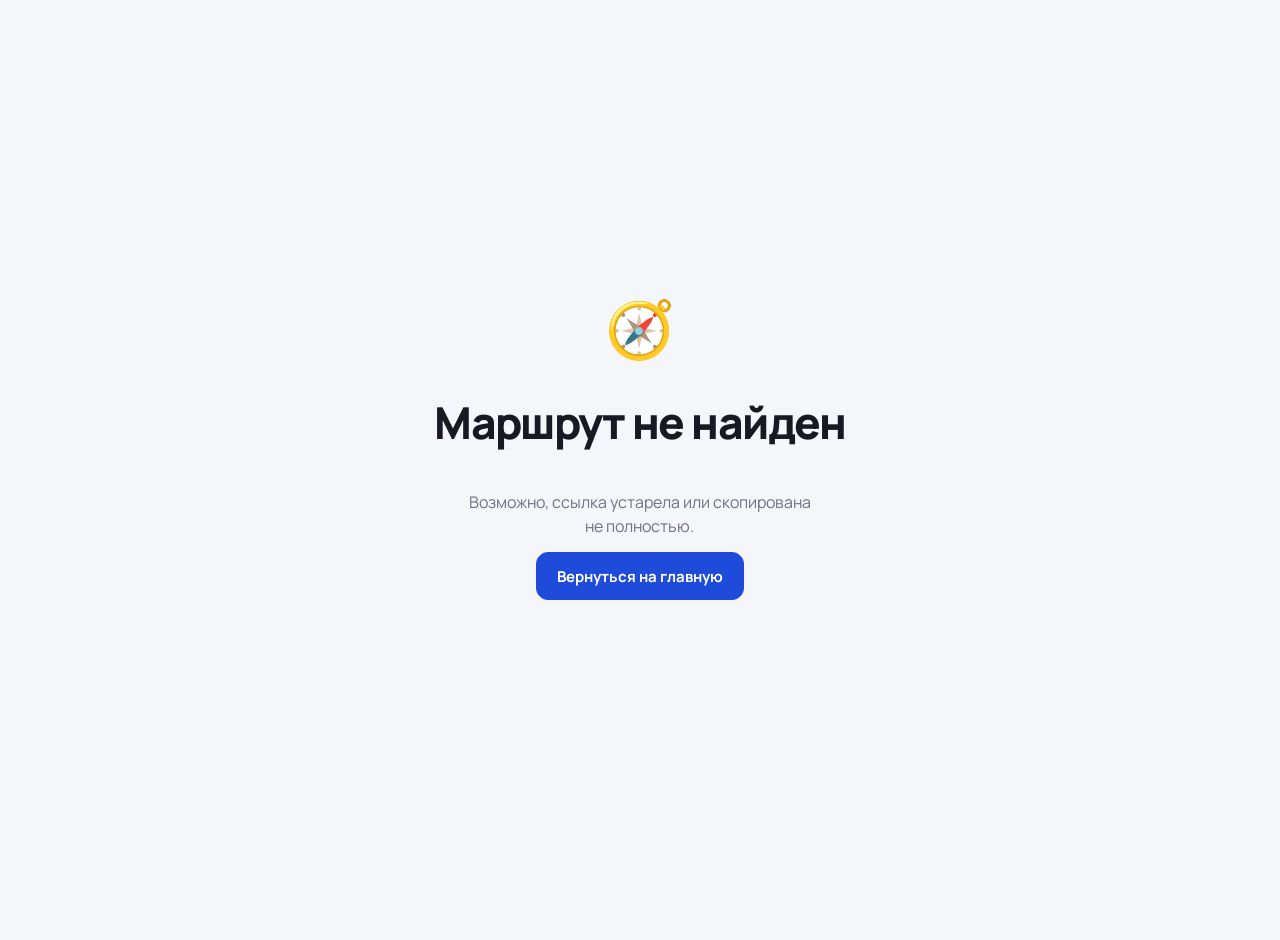
<file: assets/share.html>
<!doctype html>
<html lang="ru">
<head>
  <meta charset="utf-8">
  <meta name="viewport" content="width=device-width, initial-scale=1, viewport-fit=cover">
  <meta name="theme-color" content="#1f4bdb">
  <title>Маршрут поездки — О!дин</title>
  <link rel="icon" href="data:,">
  <link rel="stylesheet" href="/assets/share.css">
</head>
<body>
  <div id="app" class="sp-app" aria-live="polite"></div>
  <script src="/assets/vendor/qrcode.js"></script>
  <script src="/assets/share.js"></script>
</body>
</html>
</file>
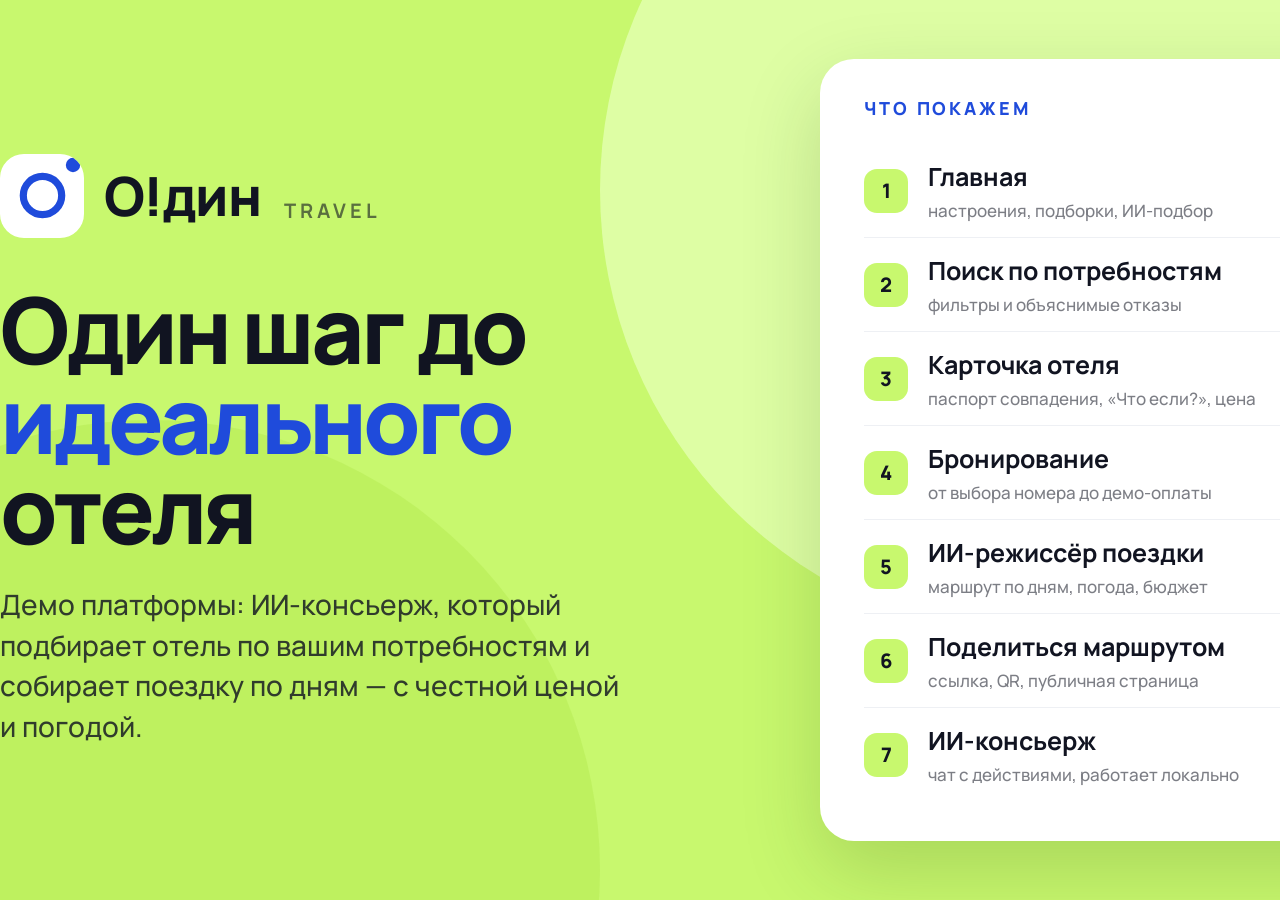
<file: demo/video/intro.html>
<!doctype html><html lang="ru"><head><meta charset="utf-8">
<link rel="stylesheet" href="/assets/app.css">
<style>
html,body{margin:0;height:100%;overflow:hidden}
body{background:#c8f86e;font-family:Manrope,system-ui,sans-serif;color:#111421;display:grid;place-items:center}
.blob{position:fixed;right:-220px;top:-260px;width:900px;height:900px;border-radius:50%;background:#e4ffb2;opacity:.8}
.blob2{position:fixed;left:-300px;bottom:-420px;width:900px;height:900px;border-radius:50%;background:#b6ec55;opacity:.55}
.wrap{position:relative;width:1460px;display:grid;grid-template-columns:1fr 640px;gap:90px;align-items:center}
.brand{display:flex;align-items:center;gap:20px;margin-bottom:46px}
.brand .brand-mark{width:84px;height:84px;border-radius:24px;background:#fff}
.brand .brand-mark .brand-ring{transform:scale(2.4)}
.brand .brand-mark .brand-dot{transform:scale(2.4)}
.brand b{font-size:54px;font-weight:800;letter-spacing:-.03em}
.brand span.note{font-size:20px;font-weight:700;letter-spacing:.2em;text-transform:uppercase;opacity:.6;margin-left:4px;align-self:flex-end;margin-bottom:12px}
h1{font-size:92px;line-height:.98;letter-spacing:-.045em;margin:0 0 30px;font-weight:800}
h1 em{font-style:normal;color:#1f4bdb}
p.intro-lead{font-size:28px;line-height:1.45;margin:0;max-width:640px;color:rgba(17,20,33,.82);font-weight:500}
.card{background:#fff;border-radius:34px;padding:40px 44px;box-shadow:0 30px 80px rgba(30,60,0,.18)}
.card h2{margin:0 0 26px;font-size:18px;letter-spacing:.16em;text-transform:uppercase;color:#1f4bdb;font-weight:800}
.item{display:flex;align-items:center;gap:20px;padding:14px 0;border-top:1px solid #eef0f4;font-size:25px;font-weight:700}
.item:first-of-type{border-top:0}
.item i{font-style:normal;display:inline-grid;place-items:center;width:44px;height:44px;border-radius:13px;background:#c8f86e;font-size:20px;font-weight:800;flex:none}
.item small{display:block;font-size:17px;font-weight:500;opacity:.55;margin-top:2px}
.fx{opacity:0;transform:translateY(24px);animation:in .8s cubic-bezier(.2,.7,.2,1) forwards}
@keyframes in{to{opacity:1;transform:none}}
</style></head><body>
<div class="blob"></div><div class="blob2"></div>
<div class="wrap">
  <div>
    <div class="brand fx" style="animation-delay:.1s"><span class="brand-mark"><span class="brand-ring"></span><span class="brand-dot"></span></span><b>О!дин</b><span class="note">travel</span></div>
    <h1 class="fx" style="animation-delay:.35s">Один шаг до<br><em>идеального</em> отеля</h1>
    <p class="intro-lead fx" style="animation-delay:.6s">Демо платформы: ИИ-консьерж, который подбирает отель по вашим потребностям и собирает поездку по дням — с честной ценой и погодой.</p>
  </div>
  <div class="card fx" style="animation-delay:.9s">
    <h2>Что покажем</h2>
    <div class="item fx" style="animation-delay:1.2s"><i>1</i><div>Главная<small>настроения, подборки, ИИ-подбор</small></div></div>
    <div class="item fx" style="animation-delay:1.45s"><i>2</i><div>Поиск по потребностям<small>фильтры и объяснимые отказы</small></div></div>
    <div class="item fx" style="animation-delay:1.7s"><i>3</i><div>Карточка отеля<small>паспорт совпадения, «Что если?», цена</small></div></div>
    <div class="item fx" style="animation-delay:1.95s"><i>4</i><div>Бронирование<small>от выбора номера до демо-оплаты</small></div></div>
    <div class="item fx" style="animation-delay:2.2s"><i>5</i><div>ИИ-режиссёр поездки<small>маршрут по дням, погода, бюджет</small></div></div>
    <div class="item fx" style="animation-delay:2.45s"><i>6</i><div>Поделиться маршрутом<small>ссылка, QR, публичная страница</small></div></div>
    <div class="item fx" style="animation-delay:2.7s"><i>7</i><div>ИИ-консьерж<small>чат с действиями, работает локально</small></div></div>
  </div>
</div>
</body></html>
</file>
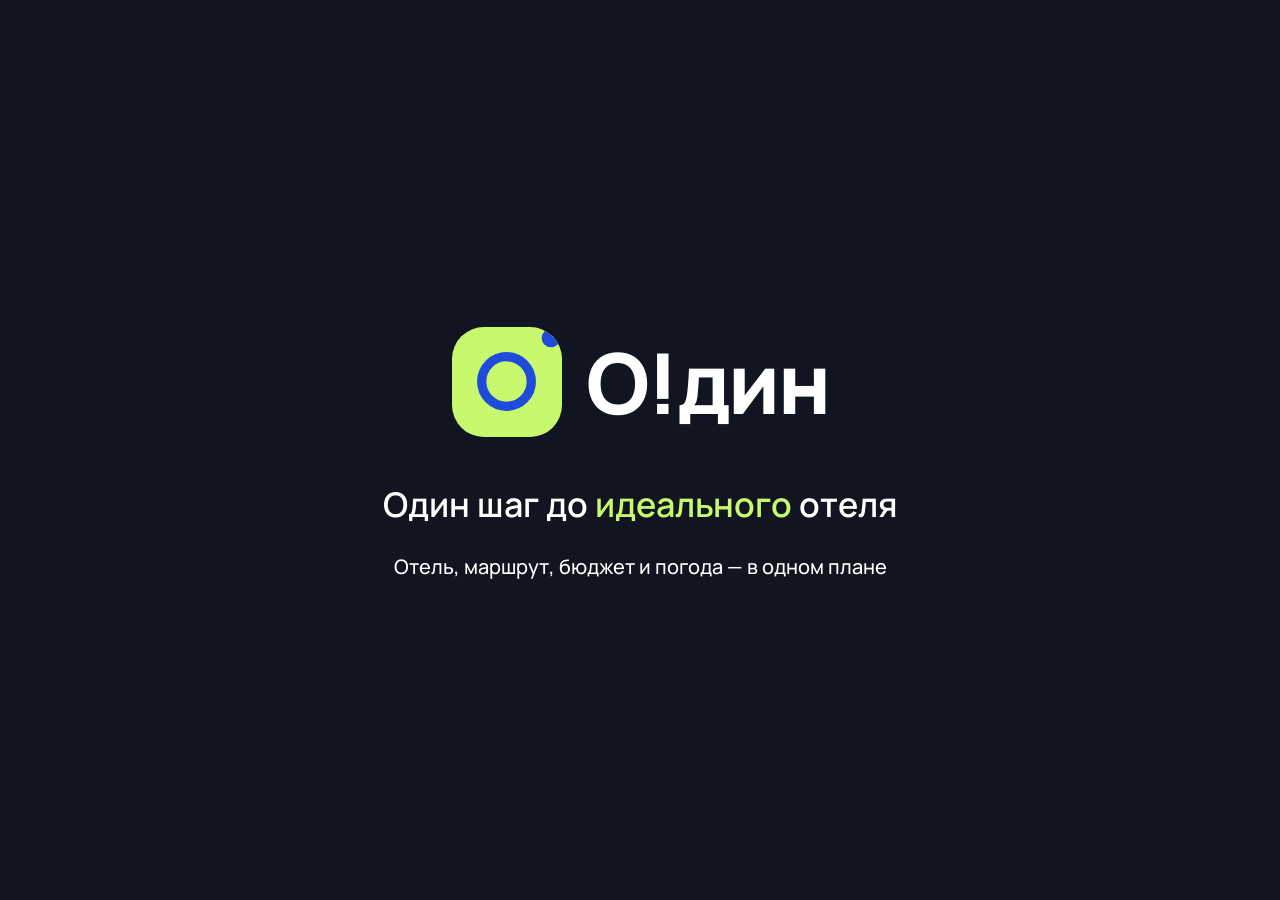
<file: demo/video/outro.html>
<!doctype html><html lang="ru"><head><meta charset="utf-8">
<link rel="stylesheet" href="/assets/app.css">
<style>
html,body{margin:0;height:100%;overflow:hidden}
body{background:#111421;color:#fff;font-family:Manrope,system-ui,sans-serif;display:grid;place-items:center;text-align:center}
.brand{display:inline-flex;align-items:center;gap:24px}
.brand .brand-mark{width:110px;height:110px;border-radius:32px}
.brand .brand-mark .brand-ring,.brand .brand-mark .brand-dot{transform:scale(3.1)}
.brand b{font-size:84px;font-weight:800;letter-spacing:-.03em}
p{font-size:34px;font-weight:600;margin:34px 0 0;opacity:.85}
p em{font-style:normal;color:#c8f86e}
small{display:block;margin-top:22px;font-size:20px;opacity:.5;font-weight:500}
.fx{opacity:0;transform:translateY(20px) scale(.98);animation:in 1s cubic-bezier(.2,.7,.2,1) forwards}
@keyframes in{to{opacity:1;transform:none}}
</style></head><body>
<div>
  <div class="brand fx" style="animation-delay:.15s"><span class="brand-mark"><span class="brand-ring"></span><span class="brand-dot"></span></span><b>О!дин</b></div>
  <p class="fx" style="animation-delay:.6s">Один шаг до <em>идеального</em> отеля</p>
  <small class="fx" style="animation-delay:1s">Отель, маршрут, бюджет и погода — в одном плане</small>
</div>
</body></html>
</file>
<file: assets/share.css>
@font-face { font-family: "Manrope"; src: url("/assets/fonts/manrope-cyrillic.woff2") format("woff2"); font-weight: 200 800; font-display: swap; unicode-range: U+0301, U+0400-045F, U+0490-0491, U+04B0-04B1, U+2116; }
@font-face { font-family: "Manrope"; src: url("/assets/fonts/manrope-latin.woff2") format("woff2"); font-weight: 200 800; font-display: swap; unicode-range: U+0000-00FF, U+0131, U+0152-0153, U+02BB-02BC, U+02C6, U+02DA, U+02DC, U+2000-206F, U+2074, U+20AC, U+2122, U+2191, U+2193, U+2212, U+2215, U+FEFF, U+FFFD; }

/* токены совпадают с :root в assets/app.css */
:root {
  --lime: #c8f86e; --lime-soft: #edffd0;
  --blue: #1f4bdb; --blue-dark: #1639ad; --blue-soft: #eef2ff;
  --ink: #171a22; --ink-soft: #343a49; --muted: #6d7381; --muted-light: #9aa0ad;
  --line: #e7e9ef; --line-strong: #d5d8e1;
  --paper: #fff; --canvas: #f4f6f9; --canvas-warm: #f8f9fb;
  --success: #0d8a5d; --success-soft: #e8f8f0; --warning: #a85f08; --danger: #cf2e2e;
  --shadow-xs: 0 1px 2px rgba(23,26,34,.05);
  --shadow-sm: 0 5px 18px rgba(23,26,34,.07);
  --shadow-md: 0 16px 44px rgba(23,26,34,.12);
  --radius-sm: 10px; --radius: 16px; --radius-lg: 24px;
  --font: "Manrope", "Segoe UI", Arial, sans-serif;
}
*, *::before, *::after { box-sizing: border-box; }
html { -webkit-text-size-adjust: 100%; }
body { margin: 0; font-family: var(--font); color: var(--ink); background: var(--canvas); line-height: 1.5; overflow-x: hidden; -webkit-font-smoothing: antialiased; }
h1, h2, h3 { font-weight: 800; letter-spacing: -.035em; line-height: 1.08; }
p { margin: 0; }
img { display: block; max-width: 100%; }
a { color: var(--blue); }
.sp-wrap { width: min(100% - 32px, 1040px); margin-inline: auto; }
.sp-app { padding-bottom: calc(40px + env(safe-area-inset-bottom)); }

/* buttons */
.sp-btn { display: inline-flex; align-items: center; justify-content: center; gap: 8px; min-height: 48px; padding: 0 20px; border-radius: 12px; border: 1.5px solid var(--line-strong); background: var(--paper); color: var(--ink); font: 700 15px/1 var(--font); text-decoration: none; cursor: pointer; transition: transform .15s ease, background .15s ease, border-color .15s ease; }
.sp-btn:hover { border-color: var(--ink); }
.sp-btn:active { transform: scale(.97); }
.sp-btn:focus-visible, .sp-link:focus-visible { outline: 3px solid var(--blue); outline-offset: 2px; }
.sp-btn--primary { background: var(--blue); border-color: var(--blue); color: #fff; }
.sp-btn--primary:hover { background: var(--blue-dark); border-color: var(--blue-dark); }
.sp-btn--lime { background: var(--lime); border-color: var(--lime); color: var(--ink); }
.sp-btn--lime:hover { background: #b9ec55; border-color: #b9ec55; }
.sp-btn svg { width: 18px; height: 18px; flex: none; fill: none; stroke: currentColor; stroke-width: 2; stroke-linecap: round; stroke-linejoin: round; }

/* hero */
.sp-hero { position: relative; min-height: 440px; display: flex; flex-direction: column; justify-content: flex-end; color: #fff; background: #1b2540 center/cover no-repeat; border-radius: 0 0 var(--radius-lg) var(--radius-lg); overflow: hidden; }
.sp-hero::before { content: ""; position: absolute; inset: 0; background: linear-gradient(180deg, rgba(12,18,32,.55) 0%, rgba(12,18,32,.1) 35%, rgba(12,18,32,.82) 100%); }
.sp-hero > * { position: relative; }
.sp-top { display: flex; align-items: center; justify-content: space-between; gap: 12px; padding: calc(14px + env(safe-area-inset-top)) 16px 0; width: min(100%, 1072px); margin-inline: auto; }
.sp-brand { color: #fff; text-decoration: none; font-weight: 800; font-size: 20px; letter-spacing: -.02em; display: inline-flex; align-items: center; min-height: 44px; }
.sp-brand b { color: var(--lime); }
.sp-eyebrow { display: inline-flex; align-items: center; gap: 8px; padding: 6px 12px; border-radius: 999px; background: rgba(255,255,255,.16); backdrop-filter: blur(8px); font-size: 13px; font-weight: 700; width: fit-content; }
.sp-hero-body { padding: 80px 0 28px; display: grid; gap: 14px; }
.sp-hero h1 { font-weight: 800; font-size: clamp(40px, 11vw, 72px); line-height: 1.02; letter-spacing: -.035em; overflow-wrap: anywhere; }
.sp-hero-sub { font-size: 16px; opacity: .92; max-width: 560px; }
.sp-facts { display: flex; flex-wrap: wrap; gap: 8px; }
.sp-fact { padding: 8px 14px; border-radius: 999px; background: rgba(255,255,255,.18); backdrop-filter: blur(8px); font-weight: 700; font-size: 14px; }

/* layout */
.sp-main { display: grid; gap: 20px; margin-top: 24px; }
.sp-card { background: var(--paper); border: 1px solid var(--line); border-radius: 18px; box-shadow: var(--shadow-xs); padding: 20px; min-width: 0; }
.sp-card h2 { font-size: 20px; margin-bottom: 14px; }
.sp-label { font-size: 12px; font-weight: 800; text-transform: uppercase; letter-spacing: .08em; color: var(--muted); margin-bottom: 8px; }

/* match */
.sp-match { display: grid; grid-template-columns: auto 1fr; gap: 16px; align-items: center; background: var(--ink); color: #fff; border-color: var(--ink); }
.sp-score { position: relative; width: 96px; height: 96px; }
.sp-score svg { width: 100%; height: 100%; transform: rotate(-90deg); }
.sp-score circle { fill: none; stroke-width: 9; }
.sp-score .bg { stroke: rgba(255,255,255,.14); }
.sp-score .fg { stroke: var(--lime); stroke-linecap: round; }
.sp-score b { position: absolute; inset: 0; display: grid; place-items: center; font-size: 30px; font-weight: 800; }
.sp-match h2 { color: var(--lime); margin-bottom: 4px; font-size: 18px; }
.sp-match p { color: rgba(255,255,255,.82); font-size: 14px; }

/* hotel */
.sp-hotel { display: grid; gap: 14px; padding: 0; overflow: hidden; }
.sp-hotel img { width: 100%; aspect-ratio: 16/10; object-fit: cover; background: var(--canvas); }
.sp-hotel-body { padding: 0 20px 20px; display: grid; gap: 8px; }
.sp-hotel h3 { font-size: 22px; letter-spacing: -.01em; }
.sp-hotel p { color: var(--ink-soft); font-size: 15px; }
.sp-meta { display: flex; flex-wrap: wrap; gap: 8px; align-items: center; }
.sp-chip { display: inline-flex; align-items: center; min-height: 30px; padding: 0 12px; border-radius: 999px; background: var(--blue-soft); color: var(--blue-dark); font-weight: 700; font-size: 13px; }
.sp-chip--lime { background: var(--lime-soft); color: #3d5a0a; }

/* budget */
.sp-total { display: flex; align-items: baseline; justify-content: space-between; gap: 8px; flex-wrap: wrap; padding-bottom: 14px; border-bottom: 1px solid var(--line); margin-bottom: 14px; }
.sp-total strong { font-size: 30px; letter-spacing: -.02em; }
.sp-total span { color: var(--muted); font-size: 14px; font-weight: 600; }
.sp-rows { list-style: none; margin: 0; padding: 0; display: grid; gap: 14px; }
.sp-row-head { display: flex; justify-content: space-between; gap: 12px; font-weight: 700; font-size: 15px; }
.sp-row-head span:last-child { white-space: nowrap; }
.sp-bar { height: 8px; border-radius: 99px; background: var(--canvas); margin-top: 6px; overflow: hidden; }
.sp-bar i { display: block; height: 100%; border-radius: inherit; background: var(--blue); transform-origin: left; animation: sp-grow .7s cubic-bezier(.2,.8,.2,1) both; }
.sp-bar i.c1 { background: var(--lime); } .sp-bar i.c2 { background: #7d9cf5; } .sp-bar i.c3 { background: var(--ink); }
.sp-verdict { margin-top: 16px; padding: 12px 14px; border-radius: 12px; font-size: 14px; font-weight: 700; }
.sp-verdict.ok { background: var(--success-soft); color: var(--success); }
.sp-verdict.over { background: #fdf0e0; color: var(--warning); }
.sp-pp { margin-top: 10px; color: var(--muted); font-size: 13px; font-weight: 600; }

/* timeline */
.sp-days { display: grid; gap: 20px; }
.sp-day { padding: 0; overflow: hidden; }
.sp-day-head { display: flex; justify-content: space-between; align-items: center; gap: 12px; padding: 18px 20px; background: var(--blue-soft); }
.sp-day-no { font-size: 12px; font-weight: 800; text-transform: uppercase; letter-spacing: .08em; color: var(--blue); }
.sp-day-head h3 { font-size: 18px; letter-spacing: -.01em; overflow-wrap: anywhere; }
.sp-day-date { color: var(--muted); font-size: 13px; font-weight: 600; }
.sp-weather { display: flex; align-items: center; gap: 8px; padding: 8px 12px; border-radius: 14px; background: var(--paper); font-weight: 800; font-size: 15px; flex: none; }
.sp-weather span:first-child { font-size: 22px; line-height: 1; }
.sp-weather-note { padding: 10px 20px 0; color: var(--muted); font-size: 13px; }
.sp-tl { list-style: none; margin: 0; padding: 16px 20px 6px; }
.sp-item { position: relative; display: grid; grid-template-columns: 44px 36px minmax(0, 1fr); gap: 12px; padding-bottom: 18px; }
.sp-item::before { content: ""; position: absolute; left: 73px; top: 38px; bottom: 2px; width: 2px; background: var(--line); }
.sp-item:last-child::before { display: none; }
.sp-time { font-weight: 800; font-size: 14px; padding-top: 8px; font-variant-numeric: tabular-nums; }
.sp-ico { width: 36px; height: 36px; border-radius: 12px; display: grid; place-items: center; background: var(--blue-soft); color: var(--blue); position: relative; }
.sp-ico svg { width: 18px; height: 18px; fill: none; stroke: currentColor; stroke-width: 2; stroke-linecap: round; stroke-linejoin: round; }
.sp-ico--food { background: #fff1e0; color: #b85e00; } .sp-ico--activity { background: var(--lime-soft); color: #3d5a0a; } .sp-ico--rest { background: #f1ebff; color: #6a3fc9; } .sp-ico--walk { background: var(--success-soft); color: var(--success); }
.sp-item-text { min-width: 0; padding-top: 1px; }
.sp-item-title { font-weight: 700; font-size: 15px; overflow-wrap: anywhere; }
.sp-item-sub { color: var(--muted); font-size: 13px; overflow-wrap: anywhere; }
.sp-item-note { color: var(--ink-soft); font-size: 13px; margin-top: 2px; overflow-wrap: anywhere; }
.sp-item-price { font-weight: 800; font-size: 13px; margin-top: 4px; color: var(--ink); }
.sp-day-foot { display: flex; flex-wrap: wrap; align-items: center; justify-content: space-between; gap: 10px; padding: 14px 20px 18px; border-top: 1px solid var(--line); font-weight: 700; font-size: 14px; }
.sp-link { display: inline-flex; align-items: center; min-height: 44px; font-weight: 700; text-decoration: none; }

/* tips */
.sp-tips { list-style: none; margin: 0; padding: 0; display: grid; gap: 10px; }
.sp-tips li { display: grid; grid-template-columns: 28px 1fr; gap: 10px; font-size: 15px; color: var(--ink-soft); }
.sp-tips li::before { content: "✓"; display: grid; place-items: center; width: 28px; height: 28px; border-radius: 50%; background: var(--lime); color: var(--ink); font-weight: 800; font-size: 14px; }

/* qr / actions */
.sp-qr-card { text-align: center; display: grid; gap: 12px; justify-items: center; }
.sp-qr { width: 200px; height: 200px; padding: 10px; background: #fff; border: 1px solid var(--line); border-radius: 18px; }
.sp-qr svg { width: 100%; height: 100%; display: block; }
.sp-qr-card p { color: var(--muted); font-size: 14px; max-width: 280px; }
.sp-actions { display: grid; gap: 10px; }
.sp-views { color: var(--muted); font-size: 13px; font-weight: 700; text-align: center; }
.sp-cta { background: var(--blue); color: #fff; border-color: var(--blue); display: grid; gap: 14px; }
.sp-cta h2 { margin: 0; font-size: 26px; }
.sp-cta p { opacity: .88; font-size: 15px; }
.sp-footer { text-align: center; color: var(--muted); font-size: 13px; margin-top: 28px; }

/* states */
.sp-state { min-height: 100vh; display: grid; place-content: center; justify-items: center; gap: 14px; text-align: center; padding: 32px 24px; }
.sp-state h1 { font-size: clamp(30px, 8vw, 44px); }
.sp-state p { color: var(--muted); max-width: 360px; }
.sp-state-ico { font-size: 56px; line-height: 1; }
.sk { background: linear-gradient(90deg, #e9ecf2 25%, #f5f7fa 50%, #e9ecf2 75%); background-size: 200% 100%; animation: sp-shimmer 1.4s linear infinite; border-radius: 14px; }
.sk-hero { height: 360px; border-radius: 0 0 28px 28px; }
.sk-block { height: 120px; border-radius: 24px; }
.sk-block.tall { height: 260px; }
.sp-skel { display: grid; gap: 20px; }

@keyframes sp-shimmer { to { background-position: -200% 0; } }
@keyframes sp-grow { from { transform: scaleX(0); } }

@media (min-width: 760px) {
  .sp-main { grid-template-columns: minmax(0, 1.55fr) minmax(0, 1fr); align-items: start; margin-top: -40px; position: relative; }
  .sp-col { display: grid; gap: 20px; min-width: 0; }
  .sp-side { position: sticky; top: 16px; }
  .sp-hero { min-height: 520px; }
  .sp-hero-body { padding-top: 120px; padding-bottom: 80px; }
  .sp-hotel { grid-template-columns: 1fr 1fr; gap: 0; }
  .sp-hotel img { aspect-ratio: auto; height: 100%; min-height: 220px; }
  .sp-hotel-body { padding: 20px; align-content: center; }
}
@media (max-width: 759px) { .sp-col { display: grid; gap: 20px; } .sp-main { margin-top: 20px; } }

@media (prefers-reduced-motion: reduce) {
  *, *::before, *::after { animation: none !important; transition: none !important; }
}

@page { size: A4; margin: 14mm; }
@media print {
  body { background: #fff; font-size: 12px; }
  .sp-no-print, .sp-actions, .sp-top, .sp-cta .sp-btn, .sp-footer .sp-link { display: none !important; }
  .sp-hero { min-height: 0; border-radius: 12px; color: #fff; -webkit-print-color-adjust: exact; print-color-adjust: exact; }
  .sp-hero-body { padding: 36px 0 20px; }
  .sp-wrap { width: 100%; }
  .sp-main { display: block; margin-top: 12px; }
  .sp-col { display: block; }
  .sp-card, .sp-day { box-shadow: none; border: 1px solid #ccc; margin-bottom: 12px; break-inside: avoid; }
  .sp-day { break-before: page; break-inside: auto; }
  .sp-day:first-child { break-before: auto; }
  .sp-item { break-inside: avoid; }
  .sp-match, .sp-cta, .sp-day-head, .sp-bar i, .sp-ico, .sp-verdict, .sp-chip { -webkit-print-color-adjust: exact; print-color-adjust: exact; }
  .sp-side { position: static; }
  .sp-qr-card { break-inside: avoid; }
  .sp-bar i { animation: none; }
}
</file>
<file: assets/app.css>
﻿/* O!din travel — Ostrovok-inspired UI */
@font-face {
  font-family: "Manrope";
  src: url("/assets/fonts/manrope-cyrillic.woff2") format("woff2");
  font-weight: 200 800;
  font-display: swap;
  unicode-range: U+0301, U+0400-045F, U+0490-0491, U+04B0-04B1, U+2116;
}
@font-face {
  font-family: "Manrope";
  src: url("/assets/fonts/manrope-latin.woff2") format("woff2");
  font-weight: 200 800;
  font-display: swap;
  unicode-range: U+0000-00FF, U+0131, U+0152-0153, U+02BB-02BC, U+02C6, U+02DA, U+02DC, U+2000-206F, U+2074, U+20AC, U+2122, U+2191, U+2193, U+2212, U+2215, U+FEFF, U+FFFD;
}

:root {
  --lime: #c8f86e;
  --lime-soft: #edffd0;
  --blue: #1f4bdb;
  --blue-dark: #1639ad;
  --blue-soft: #eef2ff;
  --accent: #1f4bdb;
  --menu-tint: #ffffff;
  --ink: #171a22;
  --ink-soft: #343a49;
  --muted: #6d7381;
  --muted-light: #9aa0ad;
  --line: #e7e9ef;
  --line-strong: #d5d8e1;
  --paper: #ffffff;
  --canvas: #f4f6f9;
  --canvas-warm: #f8f9fb;
  --success: #0d8a5d;
  --success-soft: #e8f8f0;
  --warning: #a85f08;
  --danger: #cf2e2e;
  --shadow-xs: 0 1px 2px rgba(23, 26, 34, .05);
  --shadow-sm: 0 5px 18px rgba(23, 26, 34, .07);
  --shadow-md: 0 16px 44px rgba(23, 26, 34, .12);
  --shadow-lg: 0 32px 90px rgba(23, 26, 34, .22);
  --radius-sm: 10px;
  --radius: 16px;
  --radius-lg: 24px;
  --radius-xl: 32px;
  --container: 1240px;
  --header-h: 72px;
  --font: "Manrope", "Segoe UI", Arial, sans-serif;
}

*, *::before, *::after { box-sizing: border-box; }
html { scroll-behavior: smooth; -webkit-text-size-adjust: 100%; }
body {
  margin: 0;
  min-width: 320px;
  color: var(--ink);
  background: var(--canvas);
  font-family: var(--font);
  font-size: 15px;
  line-height: 1.5;
  -webkit-font-smoothing: antialiased;
  text-rendering: optimizeLegibility;
}
body.is-locked { overflow: hidden; }
img { max-width: 100%; display: block; }
svg { width: 20px; height: 20px; fill: none; stroke: currentColor; stroke-width: 1.8; stroke-linecap: round; stroke-linejoin: round; flex: 0 0 auto; }
button, input, select, textarea { font: inherit; color: inherit; }
button { cursor: pointer; border: 0; background: none; padding: 0; }
a { color: inherit; text-decoration: none; }
p { margin: 0; }
h1, h2, h3, h4 { margin: 0; font-weight: 800; letter-spacing: -.035em; line-height: 1.08; }
ul, ol { margin: 0; padding: 0; list-style: none; }
input[type="date"] { min-width: 0; }
::selection { background: var(--lime); color: var(--ink); }
.hidden { display: none !important; }
.sr-only {
  position: absolute; width: 1px; height: 1px; padding: 0; margin: -1px;
  overflow: hidden; clip: rect(0, 0, 0, 0); white-space: nowrap; border: 0;
}
.container { width: min(100% - 48px, var(--container)); margin: 0 auto; }
.full-width { width: 100%; }

/* Buttons */
.primary-button, .secondary-button, .ghost-button, .text-button, .icon-button, .round-button {
  display: inline-flex; align-items: center; justify-content: center; gap: 8px;
  border-radius: 12px; font-weight: 700; transition: background .18s ease, color .18s ease, border-color .18s ease, transform .18s ease, box-shadow .18s ease;
  white-space: nowrap;
}
.primary-button {
  min-height: 48px; padding: 0 22px; background: var(--accent); color: #fff;
  box-shadow: 0 8px 20px rgba(31, 75, 219, .18);
}
.primary-button:hover { background: color-mix(in srgb, var(--accent) 84%, #000); transform: translateY(-1px); }
.primary-button:active { transform: translateY(0); }
.primary-button:disabled { opacity: .55; cursor: not-allowed; transform: none; }
.secondary-button {
  min-height: 46px; padding: 0 20px; background: #fff; color: var(--ink);
  border: 1.5px solid var(--line-strong);
}
.secondary-button:hover { border-color: var(--ink); }
.ghost-button {
  min-height: 40px; padding: 0 14px; background: #fff; color: var(--ink);
  border: 1px solid var(--line); border-radius: 10px;
}
.ghost-button:hover { border-color: var(--ink-soft); background: var(--canvas-warm); }
.text-button {
  display: inline-flex; align-items: center; gap: 6px; color: var(--accent);
  font-weight: 750; font-size: 14px; background: none;
}
.text-button svg { width: 17px; height: 17px; transition: transform .18s ease; }
.text-button:hover svg { transform: translateX(3px); }
.text-button.small { font-size: 13px; }
.icon-button {
  width: 40px; height: 40px; border-radius: 50%; color: var(--ink-soft);
  display: inline-grid; place-items: center;
}
.icon-button:hover { background: var(--canvas); color: var(--ink); }
.round-button {
  width: 42px; height: 42px; border-radius: 50%; background: #fff;
  border: 1px solid var(--line); color: var(--ink);
}
.round-button:hover { border-color: var(--ink); }
.round-button:disabled { opacity: .35; cursor: default; }

/* Header */
.site-header {
  position: sticky; top: 0; z-index: 80;
  background: var(--menu-tint);
  border-bottom: 1px solid rgba(23, 26, 34, .07);
  backdrop-filter: saturate(180%) blur(16px);
}
.nav-shell {
  width: min(100% - 40px, 1360px); margin: 0 auto; height: var(--header-h);
  display: flex; align-items: center; gap: 26px;
}
.brand { display: inline-flex; align-items: center; gap: 9px; flex: 0 0 auto; }
.brand-mark {
  position: relative; width: 34px; height: 34px; border-radius: 11px;
  background: var(--lime); display: grid; place-items: center; overflow: hidden;
}
.brand-ring {
  width: 19px; height: 19px; border: 3px solid var(--blue); border-radius: 50%;
  display: block; transform: translate(-2px, 1px);
}
.brand-dot {
  position: absolute; width: 6px; height: 6px; border-radius: 50%;
  background: var(--blue); top: 8px; right: 8px;
}
.brand-word { font-size: 22px; font-weight: 800; letter-spacing: -.05em; white-space: nowrap; }
.brand-note {
  color: var(--muted); font-size: 10px; font-weight: 800; letter-spacing: .12em;
  text-transform: uppercase; margin-left: -3px; margin-top: 5px;
}
.main-nav { display: flex; align-items: center; gap: 4px; margin-left: 8px; }
.nav-link {
  position: relative; padding: 9px 12px; border-radius: 9px; font-size: 14px;
  font-weight: 650; color: var(--ink-soft); white-space: nowrap;
  display: inline-flex; align-items: center; gap: 6px;
}
.nav-link:hover { background: var(--canvas); color: var(--ink); }
.nav-link.is-active { color: var(--accent); background: var(--blue-soft); }
.nav-spark { width: 5px; height: 5px; border-radius: 50%; background: var(--accent); }
.nav-actions { display: flex; align-items: center; gap: 4px; margin-left: auto; }
.nav-search {
  display: flex; align-items: center; gap: 7px; height: 40px; padding: 0 10px;
  border-radius: 10px; font-size: 13px; font-weight: 650; color: var(--muted);
}
.nav-search:hover { background: var(--canvas); color: var(--ink); }
.nav-search svg { width: 18px; height: 18px; }
.keycap {
  display: inline-grid; place-items: center; min-width: 24px; height: 22px; padding: 0 5px;
  border: 1px solid var(--line-strong); border-radius: 5px; background: #fff;
  color: var(--muted); font-size: 10px; font-weight: 700; font-family: var(--font);
  box-shadow: 0 1px 0 var(--line);
}
.ai-nav-button {
  display: inline-flex; align-items: center; gap: 7px; height: 40px; padding: 0 13px;
  border-radius: 10px; border: 1px solid var(--line); font-size: 13px; font-weight: 750;
  color: var(--ink); background: #fff;
}
.ai-nav-button:hover { border-color: var(--accent); color: var(--accent); }
.ai-nav-button svg { width: 17px; height: 17px; color: var(--accent); }
.nav-favorites { width: 38px; height: 38px; }
.account-wrap { position: relative; }
.account-button {
  display: flex; align-items: center; gap: 8px; padding: 4px 8px 4px 4px;
  border-radius: 999px; font-size: 13px; font-weight: 700;
}
.account-button:hover { background: var(--canvas); }
.avatar {
  width: 32px; height: 32px; border-radius: 50%; display: grid; place-items: center;
  background: var(--lime); color: var(--ink); font-size: 13px; font-weight: 800;
}
.avatar-large { width: 42px; height: 42px; font-size: 16px; }
.account-menu {
  position: absolute; right: 0; top: calc(100% + 10px); width: 292px;
  background: #fff; border: 1px solid var(--line); border-radius: 18px;
  box-shadow: var(--shadow-md); padding: 8px; display: none;
}
.account-menu.is-open { display: block; animation: pop .16s ease; }
.account-menu-head { display: flex; gap: 11px; align-items: center; padding: 10px 10px 14px; border-bottom: 1px solid var(--line); }
.account-menu-copy { display: flex; flex-direction: column; min-width: 0; }
.account-menu-copy strong { font-size: 14px; }
.account-menu-copy span { color: var(--muted); font-size: 12px; overflow: hidden; text-overflow: ellipsis; white-space: nowrap; }
.account-menu-body { padding: 6px 0; }
.account-menu-foot { border-top: 1px solid var(--line); padding-top: 6px; }
.menu-item {
  width: 100%; display: flex; align-items: center; gap: 10px; padding: 10px 10px;
  border-radius: 9px; font-size: 13px; font-weight: 650; text-align: left; color: var(--ink-soft);
}
.menu-item svg { width: 18px; height: 18px; color: var(--muted); }
.menu-item:hover { background: var(--canvas); color: var(--ink); }
.menu-item-danger { color: var(--danger); }
.menu-item-danger svg { color: var(--danger); }
.mobile-menu-button { display: none; }

/* Hero */
.hero {
  position: relative; background: var(--lime); overflow: hidden;
  padding: 54px 0 92px;
}
.hero::before {
  content: ""; position: absolute; width: 680px; height: 680px; border-radius: 50%;
  background: rgba(255, 255, 255, .42); right: -260px; top: -400px; pointer-events: none;
}
.hero::after {
  content: ""; position: absolute; inset: auto 0 0; height: 120px;
  background: linear-gradient(180deg, rgba(200, 248, 110, 0), rgba(200, 248, 110, .22));
  pointer-events: none;
}
.hero-inner {
  position: relative; z-index: 1; display: grid; grid-template-columns: minmax(0, .84fr) minmax(0, 1.16fr);
  gap: 38px; align-items: center;
}
.hero-copy { max-width: 560px; }
.eyebrow {
  display: inline-flex; align-items: center; gap: 8px; padding: 7px 12px;
  background: rgba(255, 255, 255, .66); border-radius: 999px;
  font-size: 12px; font-weight: 750; color: var(--ink-soft); margin-bottom: 22px;
}
.eyebrow-dot { width: 7px; height: 7px; border-radius: 50%; background: var(--blue); }
.hero h1 {
  font-size: clamp(42px, 5.1vw, 72px); line-height: .99; letter-spacing: -.055em;
  font-weight: 800; color: var(--ink);
}
.hero h1 span { color: var(--blue); }
.hero-lead {
  max-width: 500px; margin-top: 22px; font-size: 16px; line-height: 1.55;
  color: #3e481f; font-weight: 550;
}

/* Search panel */
.search-panel {
  background: #fff; border-radius: 22px; padding: 18px;
  box-shadow: 0 24px 60px rgba(34, 48, 8, .16);
}
.search-tabs { display: flex; gap: 4px; margin: 0 0 12px; }
.search-tab {
  display: inline-flex; align-items: center; gap: 7px; padding: 9px 12px;
  border-radius: 9px; color: var(--muted); font-size: 13px; font-weight: 700;
}
.search-tab svg { width: 17px; height: 17px; }
.search-tab:hover { background: var(--canvas); color: var(--ink); }
.search-tab.is-active { background: var(--blue-soft); color: var(--accent); }
.hero-search {
  display: grid; grid-template-columns: minmax(128px, 1fr) minmax(236px, 1.58fr) minmax(108px, .64fr) auto; gap: 8px;
  align-items: stretch;
}
.search-field {
  display: flex; align-items: center; gap: 10px; min-width: 0; min-height: 58px;
  padding: 9px 12px; border: 1px solid var(--line); border-radius: 12px; background: #fff;
  transition: border-color .16s ease, box-shadow .16s ease;
}
.search-field:focus-within { border-color: var(--accent); box-shadow: 0 0 0 3px rgba(31, 75, 219, .1); }
.search-icon { color: var(--muted); display: inline-flex; }
.search-icon svg { width: 20px; height: 20px; }
.search-field-copy { display: flex; flex-direction: column; min-width: 0; width: 100%; }
.search-field-copy label {
  font-size: 10px; font-weight: 750; color: var(--muted); text-transform: uppercase;
  letter-spacing: .07em; margin-bottom: 2px; cursor: pointer;
}
.search-field-copy input, .search-field-copy select {
  width: 100%; border: 0; outline: 0; background: transparent; font-size: 14px;
  font-weight: 650; padding: 0; min-width: 0; color: var(--ink); text-overflow: ellipsis;
}
.search-field-copy select { cursor: pointer; appearance: none; }
.search-date-pair { display: flex; align-items: center; gap: 8px; width: 100%; }
.search-date-pair .search-field-copy { width: 50%; }
.search-date-pair input[type="date"] { font-size: 10px; }
.search-field-copy input[type="date"]::-webkit-calendar-picker-indicator { width: 14px; height: 14px; opacity: 0.5; margin-left: -2px; }
.date-separator { width: 1px; height: 28px; background: var(--line); flex: 0 0 auto; }
.search-submit { min-height: 58px; padding: 0 26px; border-radius: 12px; font-size: 15px; }
.search-submit svg { width: 18px; height: 18px; }
.search-quick { display: flex; flex-wrap: wrap; align-items: center; gap: 7px; margin-top: 13px; }
.quick-vibes-label { font-size: 12px; color: var(--muted); font-weight: 650; margin-right: 2px; }
.vibe-chip {
  padding: 7px 11px; border-radius: 999px; background: var(--canvas);
  font-size: 12px; font-weight: 650; color: var(--ink-soft); border: 1px solid transparent;
}
.vibe-chip:hover { background: var(--lime-soft); border-color: #b6e356; color: var(--ink); }
@keyframes pop { from { opacity: 0; transform: translateY(-5px) scale(.98); } to { opacity: 1; transform: none; } }

/* Content sheet & sections */
.view { animation: fadeUp .28s ease both; }
@keyframes fadeUp { from { opacity: 0; transform: translateY(8px); } to { opacity: 1; transform: none; } }
.content-sheet {
  position: relative; z-index: 2; margin-top: -56px;
  background: #fff; border-radius: 38px 38px 0 0; padding: 0 0 76px;
  box-shadow: 0 -18px 50px rgba(34, 48, 8, .07);
}
.trust-strip {
  display: grid; grid-template-columns: repeat(4, 1fr); gap: 0;
  padding: 30px 0; border-bottom: 1px solid var(--line);
}
.trust-item { display: flex; align-items: flex-start; gap: 11px; padding: 0 22px; border-right: 1px solid var(--line); }
.trust-item:first-child { padding-left: 0; }
.trust-item:last-child { border-right: 0; padding-right: 0; }
.trust-icon {
  width: 36px; height: 36px; border-radius: 11px; background: var(--blue-soft);
  color: var(--accent); display: grid; place-items: center; flex: 0 0 auto;
}
.trust-icon svg { width: 18px; height: 18px; }
.trust-item strong { display: block; font-size: 13px; letter-spacing: -.015em; margin-bottom: 2px; }
.trust-item span:not(.trust-icon) { display: block; color: var(--muted); font-size: 11.5px; line-height: 1.4; }
.section { padding: 54px 0 0; }
.section-head { display: flex; align-items: flex-end; justify-content: space-between; gap: 24px; margin-bottom: 22px; }
.section-kicker {
  display: block; font-size: 11px; font-weight: 800; letter-spacing: .12em;
  text-transform: uppercase; color: var(--accent); margin-bottom: 9px;
}
.section-kicker-light { color: var(--lime); }
.section-head h2 { font-size: clamp(28px, 3.3vw, 42px); letter-spacing: -.045em; margin-bottom: 7px; }
.section-head p { color: var(--muted); font-size: 14px; max-width: 600px; }
.section-controls { display: flex; gap: 8px; flex: 0 0 auto; }

/* Tracks */
.mood-track, .deal-track, .destination-track {
  display: grid; grid-auto-flow: column; grid-auto-columns: calc((100% - 60px) / 4);
  gap: 20px; overflow-x: auto; padding-bottom: 8px; scroll-snap-type: x mandatory;
  scrollbar-width: none;
}
.mood-track::-webkit-scrollbar, .deal-track::-webkit-scrollbar, .destination-track::-webkit-scrollbar { display: none; }
.mood-card, .destination-card, .deal-card, .hotel-card { scroll-snap-align: start; }
.mood-card {
  position: relative; height: 300px; border-radius: 20px; overflow: hidden;
  background: var(--canvas); color: #fff; cursor: pointer; isolation: isolate;
}
.mood-card img, .destination-card img, .deal-card img { width: 100%; height: 100%; object-fit: cover; transition: transform .5s ease; }
.mood-card:hover img, .destination-card:hover img, .deal-card:hover img { transform: scale(1.045); }
.mood-card::after {
  content: ""; position: absolute; inset: 0; z-index: 1;
  background: linear-gradient(180deg, rgba(0,0,0,.02) 30%, rgba(0,0,0,.72) 100%);
}
.mood-card-body {
  position: absolute; inset: auto 0 0; z-index: 2; padding: 18px;
  display: flex; flex-direction: column; gap: 4px;
}
.mood-card-count {
  align-self: flex-start; padding: 4px 8px; border-radius: 6px; background: rgba(255,255,255,.92);
  color: var(--ink); font-size: 11px; font-weight: 800; margin-bottom: 4px;
}
.mood-card strong { font-size: 20px; letter-spacing: -.035em; line-height: 1.1; }
.mood-card span { font-size: 12px; opacity: .88; font-weight: 550; }
.mood-card .mood-arrow {
  position: absolute; right: 14px; bottom: 14px; width: 30px; height: 30px;
  border-radius: 50%; background: #fff; color: var(--ink); display: grid; place-items: center;
  transition: transform .18s ease;
}
.mood-arrow svg { width: 15px; height: 15px; }
.mood-card:hover .mood-arrow { transform: translateX(2px); }

/* Deal cards */
.deal-track { grid-auto-columns: calc((100% - 40px) / 3); }
.deal-card {
  border: 1px solid var(--line); border-radius: 18px; overflow: hidden; background: #fff;
  cursor: pointer; transition: border-color .18s ease, box-shadow .18s ease;
}
.deal-card:hover { border-color: var(--line-strong); box-shadow: var(--shadow-sm); }
.deal-media { position: relative; height: 165px; overflow: hidden; }
.deal-discount {
  position: absolute; top: 12px; left: 12px; padding: 5px 9px; border-radius: 7px;
  background: var(--lime); color: var(--ink); font-size: 11px; font-weight: 800;
}
.deal-body { padding: 14px 16px 16px; }
.deal-body strong { display: block; font-size: 16px; letter-spacing: -.02em; margin-bottom: 3px; white-space: nowrap; overflow: hidden; text-overflow: ellipsis; }
.deal-body span { color: var(--muted); font-size: 12px; }
.deal-price-row { display: flex; align-items: baseline; gap: 8px; margin-top: 11px; }
.deal-price-row strong { font-size: 18px; font-weight: 800; margin: 0; }
.deal-price-row s { color: var(--muted-light); font-size: 12px; }

/* Destination cards */
.destination-track { grid-auto-columns: calc((100% - 60px) / 4); }
.destination-card {
  position: relative; height: 340px; border-radius: 20px; overflow: hidden;
  cursor: pointer; isolation: isolate; color: #fff; background: var(--canvas);
}
.destination-card::after {
  content: ""; position: absolute; inset: 0;
  background: linear-gradient(180deg, rgba(0,0,0,0) 35%, rgba(0,0,0,.78) 100%);
}
.destination-body { position: absolute; inset: auto 0 0; padding: 18px; z-index: 2; }
.destination-body .dest-country { font-size: 10px; text-transform: uppercase; letter-spacing: .13em; opacity: .8; font-weight: 750; }
.destination-body strong { display: block; font-size: 24px; letter-spacing: -.04em; line-height: 1.05; margin: 4px 0; }
.destination-body span { font-size: 12px; opacity: .9; }
.destination-price {
  display: inline-block; margin-top: 10px; padding: 5px 9px; border-radius: 7px;
  background: rgba(255,255,255,.95); color: var(--ink); font-size: 11px; font-weight: 800;
}

/* Hotel cards */
.hotel-grid { display: grid; grid-template-columns: repeat(3, minmax(0, 1fr)); gap: 22px; }
.hotel-card {
  background: #fff; border: 1px solid var(--line); border-radius: 18px; overflow: hidden;
  cursor: pointer; transition: transform .18s ease, box-shadow .18s ease, border-color .18s ease;
  display: flex; flex-direction: column;
}
.hotel-card:hover { transform: translateY(-3px); box-shadow: var(--shadow-md); border-color: transparent; }
.hotel-media { position: relative; aspect-ratio: 1.55 / 1; overflow: hidden; background: var(--canvas); }
.hotel-media img { width: 100%; height: 100%; object-fit: cover; transition: transform .45s ease; }
.hotel-card:hover .hotel-media img { transform: scale(1.04); }
.hotel-rating-badge {
  position: absolute; left: 12px; top: 12px; display: flex; align-items: center; gap: 5px;
  padding: 5px 8px; border-radius: 8px; background: #fff; font-size: 12px; font-weight: 800;
  box-shadow: var(--shadow-xs);
}
.hotel-rating-badge span { font-weight: 650; font-size: 10px; color: var(--muted); }
.favorite-button {
  position: absolute; right: 10px; top: 10px; width: 34px; height: 34px;
  border-radius: 50%; background: rgba(255,255,255,.94); color: var(--ink);
  display: grid; place-items: center; z-index: 3; box-shadow: var(--shadow-xs);
  transition: background .16s ease, color .16s ease, transform .16s ease;
}
.favorite-button svg { width: 17px; height: 17px; }
.favorite-button:hover { transform: scale(1.06); }
.favorite-button.is-active { color: #e0355b; }
.favorite-button.is-active svg { fill: currentColor; }
.hotel-body { padding: 15px 16px 16px; display: flex; flex-direction: column; gap: 8px; flex: 1; }
.hotel-city { font-size: 11px; font-weight: 750; color: var(--muted); text-transform: uppercase; letter-spacing: .07em; }
.hotel-name { font-size: 17px; font-weight: 800; letter-spacing: -.025em; line-height: 1.2; }
.hotel-desc { font-size: 12.5px; color: var(--muted); line-height: 1.45; display: -webkit-box; -webkit-line-clamp: 2; -webkit-box-orient: vertical; overflow: hidden; }
.hotel-tags { display: flex; flex-wrap: wrap; gap: 5px; }
.mini-tag {
  padding: 4px 7px; border-radius: 6px; background: var(--canvas-warm);
  border: 1px solid var(--line); color: var(--ink-soft); font-size: 10.5px; font-weight: 650;
}
.hotel-footer { display: flex; align-items: flex-end; justify-content: space-between; gap: 10px; margin-top: auto; padding-top: 5px; }
.hotel-price { font-size: 18px; font-weight: 800; letter-spacing: -.03em; }
.hotel-price span { display: block; color: var(--muted); font-size: 11px; font-weight: 550; letter-spacing: 0; }
.hotel-old-price { color: var(--muted-light); font-size: 12px; text-decoration: line-through; }

/* AI panel */
.ai-panel {
  position: relative; display: grid; grid-template-columns: 1.05fr .95fr; gap: 40px;
  background: #12203f; color: #fff; border-radius: 26px; padding: 44px;
  overflow: hidden;
}
.ai-panel::before {
  content: ""; position: absolute; width: 420px; height: 420px; border-radius: 50%;
  background: rgba(31, 75, 219, .45); filter: blur(80px); right: -100px; top: -160px;
}
.ai-panel-copy { position: relative; z-index: 1; }
.ai-panel h2 { font-size: clamp(30px, 3.6vw, 46px); letter-spacing: -.05em; margin-bottom: 14px; }
.ai-panel p { color: rgba(255,255,255,.68); font-size: 14px; max-width: 520px; line-height: 1.55; }
.ai-prompt-form {
  display: flex; align-items: center; gap: 8px; margin-top: 24px; padding: 7px;
  border: 1px solid rgba(255,255,255,.2); background: rgba(255,255,255,.08);
  border-radius: 13px; max-width: 540px;
}
.ai-prompt-form input {
  flex: 1; min-width: 0; background: transparent; border: 0; outline: 0;
  color: #fff; padding: 8px 10px; font-size: 14px;
}
.ai-prompt-form input::placeholder { color: rgba(255,255,255,.45); }
.ai-prompt-submit {
  width: 42px; height: 42px; border-radius: 9px; background: var(--lime); color: var(--ink);
  display: grid; place-items: center; flex: 0 0 auto;
}
.ai-prompt-submit:hover { background: #d7ff8a; }
.ai-prompt-submit svg { width: 18px; height: 18px; }
.ai-panel-meta { display: flex; align-items: center; flex-wrap: wrap; gap: 8px; margin-top: 16px; font-size: 11px; color: rgba(255,255,255,.55); }
.meta-divider { width: 1px; height: 11px; background: rgba(255,255,255,.2); }
.status-dot { width: 7px; height: 7px; border-radius: 50%; background: #45d483; display: inline-block; flex: 0 0 auto; box-shadow: 0 0 0 3px rgba(69,212,131,.13); }
.ai-chat-preview {
  position: relative; z-index: 1; background: rgba(255,255,255,.08);
  border: 1px solid rgba(255,255,255,.14); border-radius: 20px; padding: 18px;
  align-self: center; backdrop-filter: blur(10px);
}
.preview-top { display: flex; align-items: center; gap: 10px; padding-bottom: 14px; border-bottom: 1px solid rgba(255,255,255,.12); }
.preview-avatar { width: 34px; height: 34px; border-radius: 10px; background: var(--lime); color: var(--ink); display: grid; place-items: center; }
.preview-avatar svg { width: 18px; height: 18px; }
.preview-top > div { display: flex; flex-direction: column; }
.preview-top strong { font-size: 13px; }
.preview-top span { display: inline-flex; align-items: center; gap: 5px; font-size: 10px; color: rgba(255,255,255,.58); }
.preview-local { margin-left: auto; padding: 3px 7px; border-radius: 5px; background: rgba(255,255,255,.1); font-size: 9px !important; letter-spacing: .08em; text-transform: uppercase; }
.preview-messages { display: flex; flex-direction: column; gap: 10px; padding-top: 14px; }
.preview-bubble { max-width: 88%; padding: 10px 12px; border-radius: 12px; font-size: 11.5px; line-height: 1.45; }
.preview-bubble-user { align-self: flex-end; background: var(--lime); color: var(--ink); border-bottom-right-radius: 4px; }
.preview-bubble-ai { align-self: flex-start; background: rgba(255,255,255,.11); color: rgba(255,255,255,.85); border-bottom-left-radius: 4px; }
.preview-hotel { display: flex; align-items: center; gap: 9px; margin-top: 3px; padding: 8px; border-radius: 10px; background: rgba(255,255,255,.09); }
.preview-hotel img { width: 42px; height: 42px; border-radius: 7px; object-fit: cover; }
.preview-hotel div { display: flex; flex-direction: column; min-width: 0; }
.preview-hotel strong { font-size: 11.5px; }
.preview-hotel span { font-size: 10px; color: rgba(255,255,255,.55); }
.preview-match { margin-left: auto; color: var(--lime); font-size: 12px !important; font-weight: 800; }

/* Stats */
.stats-section { padding-top: 42px; }
.stats-grid { display: grid; grid-template-columns: repeat(4, 1fr); gap: 1px; background: var(--line); border: 1px solid var(--line); border-radius: 18px; overflow: hidden; }
.stat-item { background: #fff; padding: 22px; display: flex; flex-direction: column; gap: 2px; }
.stat-item strong { font-size: 30px; font-weight: 800; letter-spacing: -.045em; }
.stat-item span { font-size: 12px; color: var(--muted); }

/* Footer */
.site-footer { background: #12203f; color: #fff; padding: 46px 0 40px; }
.footer-grid { display: grid; grid-template-columns: 1.5fr 1fr 1fr 1.1fr; gap: 40px; }
.footer-brand .brand-word { color: #fff; }
.footer-brand p { color: rgba(255,255,255,.55); font-size: 12.5px; line-height: 1.55; margin-top: 14px; max-width: 290px; }
.footer-column { display: flex; flex-direction: column; gap: 8px; }
.footer-column > span { font-size: 10px; font-weight: 800; letter-spacing: .12em; text-transform: uppercase; color: rgba(255,255,255,.42); margin-bottom: 4px; }
.footer-column button { align-self: flex-start; font-size: 13px; color: rgba(255,255,255,.72); }
.footer-column button:hover { color: var(--lime); }
.footer-note { display: flex; flex-direction: column; align-items: flex-start; gap: 12px; }
.footer-ai-badge { display: inline-flex; align-items: center; gap: 7px; padding: 7px 10px; border-radius: 8px; background: rgba(255,255,255,.08); font-size: 11px; font-weight: 650; }
.footer-note p { color: rgba(255,255,255,.42); font-size: 11px; line-height: 1.5; }

/* Skeleton */
.skeleton-card { position: relative; overflow: hidden; background: #eef0f4; }
.skeleton-card::after {
  content: ""; position: absolute; inset: 0;
  background: linear-gradient(90deg, transparent, rgba(255,255,255,.6), transparent);
  transform: translateX(-100%); animation: shimmer 1.2s infinite;
}
.hotel-card.skeleton-card { height: 360px; }
.mood-card.skeleton-card { height: 300px; }
.deal-card.skeleton-card { height: 270px; }
.destination-card.skeleton-card { height: 340px; }
@keyframes shimmer { to { transform: translateX(100%); } }

/* Page views */
.page-view { padding: 30px 0 84px; min-height: calc(100vh - 72px); }
.page-top { display: flex; flex-direction: column; align-items: flex-start; gap: 16px; margin-bottom: 22px; }
.back-button {
  display: inline-flex; align-items: center; gap: 6px; color: var(--muted);
  font-size: 13px; font-weight: 650; padding: 6px 2px;
}
.back-button:hover { color: var(--ink); }
.back-button svg { width: 17px; height: 17px; }
.page-heading h1 { font-size: clamp(30px, 4vw, 46px); letter-spacing: -.05em; margin: 2px 0 6px; }
.page-heading p { color: var(--muted); font-size: 14px; }
.trips-heading { margin-bottom: 24px; }
.results-search {
  display: grid; grid-template-columns: 1.2fr 1.55fr .75fr auto; gap: 8px;
  background: #fff; border: 1px solid var(--line); border-radius: 16px;
  padding: 9px; box-shadow: var(--shadow-xs); margin-bottom: 22px;
}
.results-search .search-field { border-color: transparent; background: var(--canvas-warm); min-height: 54px; }
.results-search .search-field:focus-within { border-color: var(--accent); background: #fff; }
.results-search .search-submit { min-height: 54px; border-radius: 11px; padding: 0 24px; }
.results-layout { display: grid; grid-template-columns: 286px minmax(0, 1fr); gap: 26px; align-items: start; }

/* Filters */
.filters {
  position: sticky; top: calc(var(--header-h) + 18px);
  background: #fff; border: 1px solid var(--line); border-radius: 16px;
  max-height: calc(100vh - var(--header-h) - 36px); display: flex; flex-direction: column;
}
.filters-head { display: flex; align-items: center; justify-content: space-between; padding: 16px 16px 12px; border-bottom: 1px solid var(--line); }
.filters-head strong { font-size: 15px; letter-spacing: -.02em; }
.filters-body { padding: 6px 16px 16px; overflow-y: auto; flex: 1; scrollbar-width: thin; }
.filters-loading { padding: 22px 0; color: var(--muted); font-size: 12px; }
.filters-apply { border-radius: 0 0 15px 15px; min-height: 46px; display: none; }
.filter-group { border-bottom: 1px solid var(--line); padding: 14px 0; }
.filter-group:last-child { border-bottom: 0; }
.filter-group-head {
  display: flex; align-items: center; justify-content: space-between; width: 100%;
  font-size: 12.5px; font-weight: 800; letter-spacing: -.01em; color: var(--ink);
  padding: 2px 0; text-align: left;
}
.filter-group-head svg { width: 15px; height: 15px; color: var(--muted); transition: transform .18s ease; }
.filter-group.is-collapsed .filter-group-head svg { transform: rotate(-90deg); }
.filter-group-body { display: flex; flex-direction: column; gap: 8px; padding-top: 11px; }
.filter-group.is-collapsed .filter-group-body { display: none; }
.filter-check {
  display: flex; align-items: flex-start; gap: 8px; font-size: 12.5px; color: var(--ink-soft);
  cursor: pointer; line-height: 1.35; user-select: none;
}
.filter-check input { position: absolute; opacity: 0; width: 0; height: 0; }
.filter-box {
  width: 17px; height: 17px; border-radius: 5px; border: 1.5px solid var(--line-strong);
  background: #fff; flex: 0 0 auto; display: grid; place-items: center; margin-top: 1px;
  transition: background .16s ease, border-color .16s ease;
}
.filter-box svg { width: 11px; height: 11px; color: #fff; opacity: 0; stroke-width: 3; }
.filter-check input:checked + .filter-box { background: var(--accent); border-color: var(--accent); }
.filter-check input:checked + .filter-box svg { opacity: 1; }
.filter-check:hover .filter-box { border-color: var(--accent); }
.filter-count { margin-left: auto; color: var(--muted-light); font-size: 11px; font-weight: 600; padding-left: 6px; }
.filter-price { display: grid; grid-template-columns: 1fr 1fr; gap: 7px; }
.filter-price input {
  width: 100%; min-width: 0; height: 38px; border: 1px solid var(--line);
  border-radius: 8px; padding: 0 9px; font-size: 12px; font-weight: 650; background: #fff;
}
.filter-price input:focus { outline: none; border-color: var(--accent); }
.budget-slider { display: flex; flex-direction: column; gap: 6px; margin-top: 8px; }
.budget-slider span { font-size: 11px; color: var(--muted); font-weight: 600; }
.budget-slider strong { color: var(--ink); }
.budget-slider input[type="range"] { width: 100%; accent-color: var(--accent); }
.weather-match {
  margin-top: 8px; padding: 8px 10px; border-radius: 8px;
  background: linear-gradient(90deg, #eef6ff, #f3f8ff); border: 1px solid #dce8ff;
  font-size: 10.5px; color: var(--ink-soft); line-height: 1.4;
  display: flex; align-items: center; gap: 6px; flex-wrap: wrap;
}
.weather-match .weather-icon { font-size: 14px; }
.price-included { margin-top: 3px; font-size: 10.5px; color: var(--muted); }
.price-included strong { color: var(--ink); }
.price-pie { display: flex; align-items: center; gap: 20px; flex-wrap: wrap; }
.price-pie-visual { display: flex; flex-direction: column; align-items: center; gap: 2px; flex: 0 0 auto; }
.pie-caption { font-size: 10.5px; font-weight: 650; color: var(--muted); }
.price-pie-svg { width: 180px; height: 180px; flex: 0 0 auto; }
.pie-legend { display: flex; flex-direction: column; gap: 8px; flex: 1; min-width: 160px; }
.pie-legend-item { display: flex; align-items: center; gap: 8px; font-size: 12px; color: var(--ink-soft); }
.pie-legend-item span:first-child { width: 12px; height: 12px; border-radius: 3px; flex: 0 0 auto; }
.pie-legend-item strong { margin-left: auto; color: var(--ink); font-weight: 500; }
.filter-rating-row { display: flex; flex-wrap: wrap; gap: 6px; }
.rating-pill {
  padding: 5px 8px; border: 1px solid var(--line); border-radius: 7px;
  background: #fff; font-size: 11.5px; font-weight: 700; color: var(--ink-soft);
}
.rating-pill:hover { border-color: var(--accent); color: var(--accent); }
.rating-pill.is-active { background: var(--blue-soft); border-color: var(--accent); color: var(--accent); }
.mood-pill {
  display: flex; align-items: center; gap: 7px; padding: 7px 9px; border: 1px solid var(--line);
  border-radius: 9px; background: #fff; font-size: 12px; font-weight: 650; text-align: left;
  color: var(--ink-soft); transition: background .16s ease, border-color .16s ease;
}
.mood-pill img { width: 26px; height: 26px; border-radius: 6px; object-fit: cover; }
.mood-pill:hover { border-color: var(--line-strong); background: var(--canvas-warm); }
.mood-pill.is-active { background: var(--blue-soft); border-color: var(--accent); color: var(--accent); }

/* Results toolbar */
.results-main { min-width: 0; }
.results-toolbar { display: flex; align-items: center; justify-content: space-between; gap: 16px; margin-bottom: 14px; flex-wrap: wrap; }
.results-count-wrap strong { font-size: 17px; letter-spacing: -.025em; display: block; }
.results-count-wrap span { color: var(--muted); font-size: 12px; }
.results-actions { display: flex; align-items: center; gap: 8px; flex-wrap: wrap; }
.select-field { display: flex; align-items: center; gap: 6px; height: 40px; padding: 0 10px; border: 1px solid var(--line); border-radius: 10px; background: #fff; }
.select-field span { color: var(--muted); font-size: 11px; white-space: nowrap; }
.select-field select { border: 0; outline: 0; background: transparent; font-size: 12px; font-weight: 700; cursor: pointer; max-width: 155px; }
.filter-toggle { display: none; }
.active-filters { display: flex; flex-wrap: wrap; gap: 6px; margin-bottom: 14px; }
.active-filters:empty { display: none; }
.filter-chip {
  display: inline-flex; align-items: center; gap: 6px; padding: 5px 7px 5px 10px;
  border-radius: 999px; background: var(--blue-soft); color: var(--accent);
  font-size: 11.5px; font-weight: 700;
}
.filter-chip button { display: grid; place-items: center; width: 18px; height: 18px; border-radius: 50%; color: var(--accent); }
.filter-chip button:hover { background: rgba(31,75,219,.14); }
.filter-chip svg { width: 11px; height: 11px; stroke-width: 2.5; }

/* Result cards */
.hotel-list { display: flex; flex-direction: column; gap: 14px; }
.result-card {
  display: grid; grid-template-columns: 252px minmax(0, 1fr); gap: 0;
  background: #fff; border: 1px solid var(--line); border-radius: 16px; overflow: hidden;
  cursor: pointer; transition: border-color .18s ease, box-shadow .18s ease;
}
.result-card:hover { border-color: var(--line-strong); box-shadow: var(--shadow-sm); }
.result-media { position: relative; min-height: 224px; background: var(--canvas); overflow: hidden; }
.result-media img { width: 100%; height: 100%; object-fit: cover; position: absolute; inset: 0; transition: transform .45s ease; }
.result-card:hover .result-media img { transform: scale(1.035); }
.result-media .favorite-button { width: 32px; height: 32px; }
.match-badge {
  position: absolute; left: 11px; bottom: 11px; padding: 5px 8px; border-radius: 7px;
  background: rgba(255,255,255,.94); color: var(--ink); font-size: 10.5px; font-weight: 800;
  display: inline-flex; align-items: center; gap: 4px;
}
.match-badge svg { width: 11px; height: 11px; color: var(--accent); }
.result-body { padding: 16px 18px; display: flex; flex-direction: column; gap: 8px; min-width: 0; }
.result-head { display: flex; justify-content: space-between; gap: 14px; }
.result-title-wrap { min-width: 0; }
.result-location { font-size: 10.5px; font-weight: 750; color: var(--muted); text-transform: uppercase; letter-spacing: .07em; margin-bottom: 4px; }
.result-title { font-size: 20px; font-weight: 800; letter-spacing: -.03em; line-height: 1.15; }
.result-sub { display: flex; align-items: center; gap: 6px; color: var(--muted); font-size: 11.5px; margin-top: 4px; }
.result-sub svg { width: 13px; height: 13px; }
.stars { color: #f0a11a; letter-spacing: 1px; font-size: 10px; }
.result-rating { display: flex; align-items: center; gap: 7px; flex: 0 0 auto; }
.rating-score { display: grid; place-items: center; min-width: 38px; height: 34px; border-radius: 8px; background: var(--success); color: #fff; font-size: 13px; font-weight: 800; }
.rating-score.is-good { background: #1a7f5a; }
.rating-score.is-mid { background: #b3811b; }
.rating-copy { display: flex; flex-direction: column; }
.rating-copy strong { font-size: 11px; }
.rating-copy span { font-size: 10px; color: var(--muted); }
.result-desc { font-size: 12.5px; color: var(--muted); line-height: 1.45; display: -webkit-box; -webkit-line-clamp: 2; -webkit-box-orient: vertical; overflow: hidden; }
.result-tags { display: flex; flex-wrap: wrap; gap: 5px; }
.result-distances { display: flex; flex-wrap: wrap; gap: 10px; padding: 7px 0 1px; border-top: 1px dashed var(--line); }
.distance-item { display: inline-flex; align-items: center; gap: 5px; font-size: 10.5px; color: var(--muted); font-weight: 600; }
.distance-item svg { width: 13px; height: 13px; color: var(--ink-soft); }
.distance-item strong { color: var(--ink-soft); font-weight: 750; }
.result-perks { display: flex; flex-wrap: wrap; gap: 6px; }
.perk { display: inline-flex; align-items: center; gap: 5px; padding: 4px 7px; border-radius: 6px; font-size: 10px; font-weight: 750; }
.perk svg { width: 12px; height: 12px; }
.perk-insured { background: var(--success-soft); color: var(--success); }
.perk-guides { background: #fff5e5; color: #a85f08; }
.perk-pool { background: #e8f5ff; color: #1173a8; }
.perk-parking { background: #f0edff; color: #5b45b8; }
.perk-sound { background: #f2f7ea; color: #4c711c; }
.result-footer { display: flex; align-items: flex-end; justify-content: space-between; gap: 14px; margin-top: auto; padding-top: 8px; }
.result-price-wrap { display: flex; flex-direction: column; }
.result-price { font-size: 22px; font-weight: 800; letter-spacing: -.035em; line-height: 1.1; }
.result-price span { font-size: 11px; font-weight: 550; color: var(--muted); letter-spacing: 0; }
.result-price-note { font-size: 10.5px; color: var(--muted); margin-top: 3px; }
.result-price-note strong { color: var(--success); }
.result-old { color: var(--muted-light); text-decoration: line-through; font-size: 12px; font-weight: 600; }
.result-actions { display: flex; align-items: center; gap: 8px; }
.result-actions .primary-button { min-height: 40px; padding: 0 16px; font-size: 12.5px; border-radius: 9px; }
.result-actions .ghost-button { min-height: 40px; font-size: 12px; }

/* Empty state */
.empty-state { text-align: center; padding: 72px 24px; background: #fff; border: 1px dashed var(--line-strong); border-radius: 16px; }
.empty-icon { width: 54px; height: 54px; border-radius: 50%; background: var(--blue-soft); color: var(--accent); display: grid; place-items: center; margin: 0 auto 14px; }
.empty-icon svg { width: 24px; height: 24px; }
.empty-state h3 { font-size: 21px; letter-spacing: -.03em; margin-bottom: 6px; }
.empty-state p { color: var(--muted); font-size: 13px; max-width: 420px; margin: 0 auto 18px; }

/* Toast */
.toast-region { position: fixed; right: 22px; bottom: 22px; z-index: 300; display: flex; flex-direction: column; gap: 9px; pointer-events: none; }
.toast {
  display: flex; align-items: center; gap: 9px; padding: 12px 16px; border-radius: 11px;
  background: #12203f; color: #fff; box-shadow: var(--shadow-md); font-size: 12.5px; font-weight: 650;
  animation: toastIn .2s ease both; max-width: 360px; pointer-events: auto;
}
.toast.is-error { background: var(--danger); }
.toast.is-success { background: var(--success); }
.toast svg { width: 16px; height: 16px; color: var(--lime); }
.toast.is-error svg { color: #fff; }
@keyframes toastIn { from { opacity: 0; transform: translateY(8px); } to { opacity: 1; transform: none; } }

/* Hotel detail */
#hotelView .container > .back-button { margin-bottom: 14px; }
.hotel-gallery { display: grid; grid-template-columns: 2fr 1fr 1fr; grid-template-rows: 200px 200px; gap: 6px; border-radius: 18px; overflow: hidden; margin-bottom: 24px; background: var(--canvas); }
.hotel-gallery.gallery-1 { grid-template-columns: 1fr; grid-template-rows: 420px; }
.hotel-gallery.gallery-2 { grid-template-columns: 1fr 1fr; grid-template-rows: 340px; }
.hotel-gallery.gallery-2 .gallery-shot:first-child { grid-row: auto; }
.hotel-gallery.gallery-3 { grid-template-columns: 2fr 1fr; grid-template-rows: 210px 210px; }
.hotel-gallery.gallery-4 { grid-template-columns: 1fr 1fr; grid-template-rows: 220px 220px; }
.hotel-gallery.gallery-4 .gallery-shot:first-child { grid-row: auto; }
.gallery-shot { position: relative; overflow: hidden; cursor: zoom-in; background: var(--canvas); }
.gallery-shot:first-child { grid-row: span 2; }
.gallery-shot img { width: 100%; height: 100%; object-fit: cover; transition: transform .4s ease; }
.gallery-shot:hover img { transform: scale(1.03); }
.gallery-more {
  position: absolute; inset: 0; display: grid; place-items: center; background: rgba(18,32,63,.55);
  color: #fff; font-size: 12px; font-weight: 800;
}
.hotel-layout { display: grid; grid-template-columns: minmax(0, 1fr) 330px; gap: 28px; align-items: start; }
.hotel-main { min-width: 0; }
.detail-head { margin-bottom: 20px; }
.detail-location { display: flex; align-items: center; gap: 6px; color: var(--muted); font-size: 12px; font-weight: 650; margin-bottom: 8px; }
.detail-location svg { width: 14px; height: 14px; }
.detail-title-row { display: flex; align-items: flex-start; justify-content: space-between; gap: 18px; }
.detail-title-row h1 { font-size: clamp(30px, 3.8vw, 44px); letter-spacing: -.055em; }
.detail-stars { color: #f0a11a; font-size: 13px; letter-spacing: 2px; margin-top: 5px; }
.detail-rating { display: flex; align-items: center; gap: 9px; flex: 0 0 auto; }
.detail-rating .rating-score { min-width: 44px; height: 40px; font-size: 15px; }
.detail-rating .rating-copy strong { font-size: 12px; }
.detail-rating .rating-copy span { font-size: 10.5px; }
.detail-badges { display: flex; flex-wrap: wrap; gap: 7px; margin-top: 14px; }
.badge { display: inline-flex; align-items: center; gap: 5px; padding: 6px 9px; border-radius: 7px; font-size: 11px; font-weight: 750; background: var(--canvas-warm); border: 1px solid var(--line); color: var(--ink-soft); }
.badge svg { width: 13px; height: 13px; }
.badge-insured { background: var(--success-soft); border-color: #c7efdc; color: var(--success); }
.badge-guides { background: #fff5e5; border-color: #f5dfbb; color: var(--warning); }
.badge-blue { background: var(--blue-soft); border-color: #d5defc; color: var(--accent); }
.detail-section { background: #fff; border: 1px solid var(--line); border-radius: 16px; padding: 22px; margin-bottom: 16px; }
.detail-section h2 { font-size: 20px; letter-spacing: -.03em; margin-bottom: 12px; }
.detail-section h3 { font-size: 15px; letter-spacing: -.02em; margin-bottom: 9px; }
.detail-section p { color: var(--ink-soft); font-size: 13.5px; line-height: 1.65; }
.amenity-grid { display: grid; grid-template-columns: repeat(2, minmax(0, 1fr)); gap: 10px 18px; margin-top: 14px; }
.amenity-item { display: flex; align-items: center; gap: 8px; font-size: 12.5px; color: var(--ink-soft); }
.amenity-item svg { width: 15px; height: 15px; color: var(--accent); }
.nearby-head { display: flex; align-items: center; justify-content: space-between; gap: 12px; margin-bottom: 12px; }
.nearby-head h2 { margin: 0; }
.poi-grid { display: grid; grid-template-columns: repeat(2, minmax(0, 1fr)); gap: 9px; }
.poi-card {
  display: flex; align-items: flex-start; gap: 9px; text-align: left; padding: 11px;
  border: 1px solid var(--line); border-radius: 10px; background: #fff;
  transition: border-color .16s ease, background .16s ease;
}
.poi-card:hover { border-color: var(--accent); background: var(--blue-soft); }
.poi-icon { width: 30px; height: 30px; border-radius: 8px; background: var(--canvas-warm); display: grid; place-items: center; flex: 0 0 auto; color: var(--ink-soft); }
.poi-icon svg { width: 15px; height: 15px; }
.poi-copy { min-width: 0; }
.poi-copy strong { display: block; font-size: 12px; line-height: 1.25; margin-bottom: 2px; }
.poi-copy span { display: block; color: var(--muted); font-size: 10.5px; }
.poi-arrow { margin-left: auto; color: var(--muted-light); }
.poi-arrow svg { width: 14px; height: 14px; }
.excursion-list { display: flex; flex-direction: column; gap: 8px; }
.excursion-card {
  display: flex; align-items: center; gap: 12px; padding: 12px; border: 1px solid var(--line);
  border-radius: 10px; background: #fff; text-align: left;
}
.excursion-card:hover { border-color: var(--accent); background: var(--blue-soft); }
.excursion-art { width: 42px; height: 42px; border-radius: 9px; background: linear-gradient(135deg, var(--lime-soft), #dce8ff); display: grid; place-items: center; color: var(--accent); flex: 0 0 auto; }
.excursion-card div strong { display: block; font-size: 12.5px; margin-bottom: 2px; }
.excursion-card div span { display: block; font-size: 10.5px; color: var(--muted); }
.excursion-price { margin-left: auto; color: var(--muted); font-size: 10px; font-weight: 700; }
.rooms-list { display: flex; flex-direction: column; gap: 10px; }
.room-card { display: grid; grid-template-columns: 150px minmax(0, 1fr) auto; gap: 14px; align-items: center; padding: 10px; border: 1px solid var(--line); border-radius: 12px; }
.room-media img { width: 100%; height: 104px; object-fit: cover; border-radius: 8px; }
.room-info strong { display: block; font-size: 14px; letter-spacing: -.02em; margin-bottom: 3px; }
.room-info p { font-size: 11.5px; color: var(--muted); line-height: 1.4; display: -webkit-box; -webkit-line-clamp: 2; -webkit-box-orient: vertical; overflow: hidden; }
.room-meta { display: flex; flex-wrap: wrap; gap: 8px; margin-top: 6px; }
.room-meta span { font-size: 10.5px; color: var(--muted); }
.room-side { text-align: right; display: flex; flex-direction: column; align-items: flex-end; gap: 6px; }
.room-price { font-size: 17px; font-weight: 800; letter-spacing: -.03em; line-height: 1.1; }
.room-price span { display: block; font-size: 10px; color: var(--muted); font-weight: 550; letter-spacing: 0; }
.room-side .primary-button { min-height: 34px; padding: 0 12px; font-size: 11.5px; border-radius: 7px; }
.hotel-side { position: sticky; top: calc(var(--header-h) + 18px); display: flex; flex-direction: column; gap: 12px; }
.sticky-booking { background: #fff; border: 1px solid var(--line); border-radius: 16px; padding: 18px; box-shadow: var(--shadow-sm); }
.sticky-booking .price-label { font-size: 11px; color: var(--muted); font-weight: 600; }
.sticky-booking .price-line { display: flex; align-items: baseline; gap: 8px; margin: 2px 0 4px; }
.sticky-booking .price-line strong { font-size: 27px; letter-spacing: -.045em; }
.sticky-booking .price-line span { font-size: 11px; color: var(--muted); }
.sticky-booking .price-total { font-size: 11px; color: var(--muted); margin-bottom: 14px; }
.sticky-booking .form-field { margin-bottom: 9px; }
.sticky-booking .form-field > span { font-size: 10px; }
.sticky-booking .form-field input, .sticky-booking .form-field select { height: 38px; font-size: 12px; }
.sticky-booking .primary-button { margin-top: 4px; min-height: 44px; }
.booking-perks { display: flex; flex-direction: column; gap: 7px; margin-top: 13px; padding-top: 13px; border-top: 1px solid var(--line); }
.booking-perks span { display: flex; align-items: center; gap: 6px; font-size: 10.5px; color: var(--muted); }
.booking-perks svg { width: 13px; height: 13px; color: var(--success); }
.side-card { background: #fff; border: 1px solid var(--line); border-radius: 14px; padding: 15px; }
.side-card strong { display: block; font-size: 12px; margin-bottom: 4px; }
.side-card p { font-size: 11px; color: var(--muted); line-height: 1.45; }
.detail-loading { padding: 80px 20px; text-align: center; color: var(--muted); }

/* POI modal */
.poi-panel {
  position: relative; width: min(740px, calc(100vw - 32px)); max-height: calc(100vh - 48px);
  overflow-y: auto; background: #fff; border-radius: 20px; box-shadow: var(--shadow-lg); padding: 30px;
}
.poi-close { position: absolute; right: 14px; top: 14px; background: var(--canvas); }
.poi-detail-head { padding-right: 30px; margin-bottom: 18px; }
.poi-detail-head .section-kicker { margin-bottom: 7px; }
.poi-detail-head h2 { font-size: 28px; letter-spacing: -.045em; margin-bottom: 7px; }
.poi-detail-head p { color: var(--muted); font-size: 13px; line-height: 1.55; }
.poi-detail-meta { display: flex; flex-wrap: wrap; gap: 14px; margin: 12px 0 20px; padding: 11px 13px; background: var(--canvas-warm); border-radius: 10px; }
.poi-detail-meta span { display: inline-flex; align-items: center; gap: 5px; font-size: 11px; color: var(--muted); font-weight: 650; }
.poi-detail-meta svg { width: 13px; height: 13px; }
.poi-hotels { display: grid; grid-template-columns: repeat(2, minmax(0, 1fr)); gap: 10px; }
.poi-hotel { display: flex; gap: 9px; align-items: center; padding: 8px; border: 1px solid var(--line); border-radius: 10px; text-align: left; }
.poi-hotel:hover { border-color: var(--accent); background: var(--blue-soft); }
.poi-hotel img { width: 58px; height: 52px; border-radius: 7px; object-fit: cover; }
.poi-hotel div { min-width: 0; }
.poi-hotel strong { display: block; font-size: 12px; white-space: nowrap; overflow: hidden; text-overflow: ellipsis; }
.poi-hotel span { display: block; font-size: 10.5px; color: var(--muted); }

/* Trips */
.segmented { display: inline-flex; gap: 3px; padding: 4px; background: #e9ecf2; border-radius: 10px; margin-bottom: 22px; }
.segment { padding: 8px 14px; border-radius: 7px; font-size: 12.5px; font-weight: 700; color: var(--muted); }
.segment:hover { color: var(--ink); }
.segment.is-active { background: #fff; color: var(--ink); box-shadow: var(--shadow-xs); }
.trips-content { display: flex; flex-direction: column; gap: 14px; }
.trip-card { display: grid; grid-template-columns: 210px minmax(0, 1fr); background: #fff; border: 1px solid var(--line); border-radius: 16px; overflow: hidden; }
.trip-media { min-height: 190px; background: var(--canvas); }
.trip-media img { width: 100%; height: 100%; object-fit: cover; }
.trip-body { padding: 18px; display: flex; flex-direction: column; gap: 7px; }
.trip-head { display: flex; align-items: flex-start; justify-content: space-between; gap: 12px; }
.trip-head h3 { font-size: 19px; letter-spacing: -.03em; }
.trip-head span { color: var(--muted); font-size: 11.5px; }
.trip-status { padding: 4px 8px; border-radius: 6px; font-size: 10px; font-weight: 800; text-transform: uppercase; letter-spacing: .06em; background: var(--success-soft); color: var(--success); flex: 0 0 auto; }
.trip-status.is-cancelled { background: #fdecec; color: var(--danger); }
.trip-status.is-past { background: var(--canvas); color: var(--muted); }
.trip-meta { display: flex; flex-wrap: wrap; gap: 8px 16px; padding: 8px 0; }
.trip-meta div { display: flex; flex-direction: column; }
.trip-meta span { font-size: 10px; color: var(--muted); }
.trip-meta strong { font-size: 12.5px; }
.trip-footer { display: flex; align-items: flex-end; justify-content: space-between; gap: 12px; margin-top: auto; padding-top: 8px; border-top: 1px dashed var(--line); }
.trip-code { font-size: 11px; color: var(--muted); }
.trip-code strong { color: var(--ink); letter-spacing: .06em; }
.trip-total { font-size: 18px; font-weight: 800; letter-spacing: -.03em; }
.trip-actions { display: flex; gap: 7px; align-items: center; }
.trip-actions .ghost-button { min-height: 34px; font-size: 11.5px; }
.favorite-grid { display: grid; grid-template-columns: repeat(3, minmax(0, 1fr)); gap: 18px; }
.empty-panel { text-align: center; padding: 70px 24px; background: #fff; border: 1px dashed var(--line-strong); border-radius: 16px; }
.empty-panel h3 { font-size: 20px; margin-bottom: 6px; }
.empty-panel p { color: var(--muted); font-size: 13px; margin-bottom: 16px; }

/* Command palette */
.modal-layer {
  position: fixed; inset: 0; z-index: 200; display: none; align-items: flex-start;
  justify-content: center; padding: 8vh 18px 24px; overflow-y: auto;
}
.modal-layer.is-open { display: flex; }
.modal-backdrop { position: fixed; inset: 0; background: rgba(12,18,32,.58); backdrop-filter: blur(3px); animation: fadeIn .16s ease; }
@keyframes fadeIn { from { opacity: 0; } to { opacity: 1; } }
.command-panel {
  position: relative; width: min(660px, 100%); background: #fff; border-radius: 18px;
  box-shadow: var(--shadow-lg); overflow: hidden; animation: pop .18s ease; z-index: 1;
}
.command-search { display: flex; align-items: center; gap: 10px; padding: 16px 18px; border-bottom: 1px solid var(--line); }
.command-search svg { width: 19px; height: 19px; color: var(--muted); }
.command-search input { flex: 1; min-width: 0; border: 0; outline: 0; font-size: 15px; font-weight: 600; background: transparent; }
.command-results { max-height: 50vh; overflow-y: auto; padding: 8px; }
.command-group-label { font-size: 9.5px; text-transform: uppercase; letter-spacing: .12em; color: var(--muted-light); font-weight: 800; padding: 10px 10px 5px; }
.command-result {
  width: 100%; display: flex; align-items: center; gap: 10px; padding: 9px 10px;
  border-radius: 9px; text-align: left; color: var(--ink);
}
.command-result:hover, .command-result.is-selected { background: var(--blue-soft); }
.command-result-icon { width: 34px; height: 34px; border-radius: 8px; background: var(--canvas-warm); display: grid; place-items: center; overflow: hidden; flex: 0 0 auto; }
.command-result-icon img { width: 100%; height: 100%; object-fit: cover; }
.command-result-icon svg { width: 16px; height: 16px; color: var(--muted); }
.command-result-copy { min-width: 0; display: flex; flex-direction: column; }
.command-result-copy strong { font-size: 12.5px; white-space: nowrap; overflow: hidden; text-overflow: ellipsis; }
.command-result-copy span { font-size: 10.5px; color: var(--muted); white-space: nowrap; overflow: hidden; text-overflow: ellipsis; }
.command-result-key { margin-left: auto; color: var(--muted-light); font-size: 11px; }
.command-foot { display: flex; align-items: center; gap: 13px; padding: 10px 16px; border-top: 1px solid var(--line); color: var(--muted); font-size: 10.5px; }
.command-foot span { display: inline-flex; align-items: center; gap: 4px; }
.command-foot-right { margin-left: auto; font-weight: 700; color: var(--muted-light); }

/* Forms & modal panels */
.form-field { display: flex; flex-direction: column; gap: 5px; margin-bottom: 12px; }
.form-field > span { font-size: 11px; font-weight: 750; color: var(--ink-soft); }
.form-field input, .form-field select {
  width: 100%; height: 44px; border: 1px solid var(--line-strong); border-radius: 9px;
  padding: 0 12px; font-size: 13.5px; background: #fff; outline: 0;
  transition: border-color .16s ease, box-shadow .16s ease;
}
.form-field input:focus, .form-field select:focus { border-color: var(--accent); box-shadow: 0 0 0 3px rgba(31,75,219,.1); }
.form-field input.is-invalid { border-color: var(--danger); }
.booking-grid { display: grid; grid-template-columns: 1fr 1fr; gap: 10px; }
.auth-panel, .booking-panel {
  position: relative; width: min(440px, 100%); background: #fff; border-radius: 20px;
  box-shadow: var(--shadow-lg); padding: 28px; z-index: 1; animation: pop .18s ease;
}
.booking-panel { width: min(540px, 100%); max-height: calc(100vh - 48px); overflow-y: auto; }
.auth-close { position: absolute; right: 12px; top: 12px; background: var(--canvas); }
.auth-brand { display: flex; align-items: center; gap: 8px; margin-bottom: 20px; }
.auth-brand .brand-mark { width: 30px; height: 30px; border-radius: 9px; }
.auth-brand .brand-ring { width: 16px; height: 16px; border-width: 2.5px; }
.auth-brand .brand-dot { width: 5px; height: 5px; top: 7px; right: 7px; }
.auth-brand .brand-word { font-size: 19px; }
.auth-heading { margin-bottom: 16px; }
.auth-heading h2 { font-size: 27px; letter-spacing: -.04em; margin-bottom: 5px; }
.auth-heading p { color: var(--muted); font-size: 12.5px; }
.auth-notice { padding: 9px 11px; border-radius: 8px; background: var(--blue-soft); color: var(--accent); font-size: 11.5px; font-weight: 650; margin-bottom: 12px; }
.auth-tabs { display: flex; gap: 2px; border-bottom: 1px solid var(--line); margin-bottom: 16px; }
.auth-tab { padding: 9px 14px 10px; font-size: 13px; font-weight: 700; color: var(--muted); border-bottom: 2px solid transparent; margin-bottom: -1px; }
.auth-tab.is-active { color: var(--ink); border-bottom-color: var(--accent); }
.auth-error, .booking-error { padding: 9px 11px; border-radius: 8px; background: #fdecec; color: var(--danger); font-size: 11.5px; font-weight: 650; margin-bottom: 11px; }
.auth-form { display: flex; flex-direction: column; }
.auth-divider { display: flex; align-items: center; gap: 10px; margin: 15px 0; color: var(--muted-light); font-size: 10.5px; }
.auth-divider::before, .auth-divider::after { content: ""; height: 1px; background: var(--line); flex: 1; }
.auth-footnote { margin-top: 13px; text-align: center; font-size: 10.5px; color: var(--muted); }
.auth-footnote button { color: var(--accent); font-weight: 700; }
.auth-footnote span { font-family: monospace; font-size: 10px; }

.booking-head { display: flex; align-items: flex-start; justify-content: space-between; gap: 12px; margin-bottom: 16px; }
.booking-head h2 { font-size: 24px; letter-spacing: -.04em; }
.booking-steps { display: flex; gap: 4px; margin-bottom: 20px; padding-bottom: 16px; border-bottom: 1px solid var(--line); }
.booking-step { display: flex; align-items: center; gap: 6px; flex: 1; font-size: 10.5px; font-weight: 650; color: var(--muted); }
.booking-step span { display: grid; place-items: center; width: 22px; height: 22px; border-radius: 50%; background: var(--canvas); color: var(--muted); font-size: 10px; font-weight: 800; }
.booking-step.is-active { color: var(--ink); }
.booking-step.is-active span { background: var(--accent); color: #fff; }
.booking-step.is-done span { background: var(--success-soft); color: var(--success); }
.booking-room-summary { display: flex; gap: 11px; padding: 11px; border-radius: 10px; background: var(--canvas-warm); margin-bottom: 14px; }
.booking-room-summary img { width: 65px; height: 56px; border-radius: 7px; object-fit: cover; }
.booking-room-summary div strong { display: block; font-size: 12.5px; }
.booking-room-summary div span { display: block; color: var(--muted); font-size: 10.5px; }
.booking-total { display: flex; align-items: center; justify-content: space-between; padding: 13px 0; margin: 5px 0 13px; border-top: 1px solid var(--line); border-bottom: 1px solid var(--line); }
.booking-total span { color: var(--muted); font-size: 12px; font-weight: 650; }
.booking-total strong { font-size: 21px; letter-spacing: -.035em; }
.booking-total-final { border-bottom: 0; margin-bottom: 4px; }
.booking-actions { display: flex; justify-content: flex-end; gap: 8px; margin-top: 6px; }
.payment-summary { display: flex; align-items: center; justify-content: space-between; gap: 12px; padding: 12px; border-radius: 10px; background: var(--canvas-warm); margin-bottom: 15px; }
.payment-summary div span { display: block; font-size: 10.5px; color: var(--muted); }
.payment-summary div strong { font-size: 13px; }
.payment-summary > span { font-size: 11px; font-weight: 700; text-align: right; }
.demo-payment-note { padding: 9px 11px; border-radius: 8px; background: var(--lime-soft); color: #3f5410; font-size: 10.5px; font-weight: 650; margin-bottom: 12px; }
.booking-success { text-align: center; padding: 12px 0 4px; }
.success-icon { width: 54px; height: 54px; border-radius: 50%; background: var(--success-soft); color: var(--success); display: grid; place-items: center; margin: 0 auto 14px; }
.success-icon svg { width: 26px; height: 26px; stroke-width: 2.5; }
.booking-success h3 { font-size: 21px; letter-spacing: -.03em; margin-bottom: 6px; }
.booking-success p { color: var(--muted); font-size: 12.5px; }
.success-code { margin: 18px 0; padding: 12px; border-radius: 10px; border: 1px dashed var(--line-strong); background: var(--canvas-warm); display: flex; flex-direction: column; gap: 2px; }
.success-code span { font-size: 10px; color: var(--muted); text-transform: uppercase; letter-spacing: .1em; font-weight: 750; }
.success-code strong { font-size: 20px; letter-spacing: .1em; }
.swatch-row { display: flex; flex-wrap: wrap; gap: 8px; }
.swatch {
  position: relative; width: 30px; height: 30px; border-radius: 50%;
  background: var(--swatch); border: 2px solid #fff; box-shadow: 0 0 0 1px var(--line);
  cursor: pointer; overflow: hidden;
}
.swatch.is-active { box-shadow: 0 0 0 2px var(--ink); }
.swatch-custom { display: grid; place-items: center; background: var(--canvas); color: var(--muted); font-size: 15px; }
.swatch-custom input { position: absolute; inset: 0; opacity: 0; cursor: pointer; }

/* Assistant */
.assistant-fab {
  position: fixed; right: 22px; bottom: 22px; z-index: 90; height: 50px;
  padding: 0 18px 0 14px; border-radius: 999px; background: #12203f; color: #fff;
  display: inline-flex; align-items: center; gap: 7px; font-size: 12px; font-weight: 800;
  box-shadow: 0 14px 34px rgba(18,32,63,.3); transition: transform .18s ease, background .18s ease;
}
.assistant-fab:hover { transform: translateY(-2px); background: var(--blue); }
.assistant-fab svg { width: 18px; height: 18px; color: var(--lime); }
.drawer-scrim { position: fixed; inset: 0; z-index: 140; background: rgba(12,18,32,.45); display: none; }
.drawer-scrim.is-open { display: block; animation: fadeIn .16s ease; }
.assistant-drawer {
  position: fixed; top: 0; right: 0; bottom: 0; z-index: 150; width: min(430px, 100%);
  background: #fff; box-shadow: var(--shadow-lg); display: flex; flex-direction: column;
  transform: translateX(102%); transition: transform .25s ease;
}
.assistant-drawer.is-open { transform: none; }
.assistant-head { display: flex; align-items: center; justify-content: space-between; gap: 12px; padding: 17px 18px; border-bottom: 1px solid var(--line); }
.assistant-identity { display: flex; align-items: center; gap: 10px; }
.assistant-avatar { width: 38px; height: 38px; border-radius: 11px; background: #12203f; color: var(--lime); display: grid; place-items: center; }
.assistant-avatar svg { width: 19px; height: 19px; }
.assistant-identity h2 { font-size: 16px; letter-spacing: -.02em; }
.assistant-status { display: flex; align-items: center; gap: 5px; font-size: 10px; color: var(--muted); }
.assistant-head-actions { display: flex; gap: 1px; }
.assistant-head-actions .icon-button { width: 34px; height: 34px; }
.assistant-focus { padding: 12px 18px 0; }
.assistant-focus[hidden] { display: none; }
.assistant-focus-label { display: block; font-size: 9px; letter-spacing: .1em; text-transform: uppercase; color: var(--muted-light); font-weight: 800; margin-bottom: 6px; }
.assistant-focus-card { display: flex; align-items: center; gap: 9px; padding: 8px; border: 1px solid var(--line); border-radius: 11px; background: #fff; }
.assistant-focus-card img { width: 52px; height: 44px; border-radius: 7px; object-fit: cover; flex: 0 0 auto; }
.assistant-focus-info { min-width: 0; flex: 1; }
.assistant-focus-info strong { display: block; font-size: 12.5px; white-space: nowrap; overflow: hidden; text-overflow: ellipsis; }
.assistant-focus-info span { display: block; font-size: 10px; color: var(--muted); white-space: nowrap; overflow: hidden; text-overflow: ellipsis; }
.assistant-focus-open { flex: 0 0 auto; padding: 6px 9px; border-radius: 7px; border: 1px solid var(--line); background: var(--canvas-warm); font-size: 10px; font-weight: 750; color: var(--accent); }
.assistant-focus-open:hover { border-color: var(--accent); }
.assistant-messages { flex: 1; overflow-y: auto; padding: 18px; display: flex; flex-direction: column; gap: 12px; }
.assistant-empty { text-align: center; padding: 50px 18px; color: var(--muted); font-size: 12px; }
.assistant-empty .assistant-avatar { margin: 0 auto 12px; }
.assistant-empty strong { display: block; color: var(--ink); font-size: 15px; margin-bottom: 4px; }
.assistant-msg { display: flex; flex-direction: column; max-width: 88%; }
.assistant-msg.is-user { align-self: flex-end; align-items: flex-end; }
.assistant-msg.is-ai { align-self: flex-start; }
.assistant-bubble { padding: 10px 12px; border-radius: 12px; font-size: 12.5px; line-height: 1.5; white-space: pre-line; }
.assistant-msg.is-user .assistant-bubble { background: var(--accent); color: #fff; border-bottom-right-radius: 4px; }
.assistant-msg.is-ai .assistant-bubble { background: var(--canvas-warm); color: var(--ink-soft); border-bottom-left-radius: 4px; }
.assistant-hotels { display: flex; flex-direction: column; gap: 6px; margin-top: 8px; width: 100%; }
.assistant-hotel { display: flex; gap: 8px; align-items: center; padding: 7px; border: 1px solid var(--line); border-radius: 9px; background: #fff; text-align: left; }
.assistant-hotel:hover { border-color: var(--accent); }
.assistant-hotel img { width: 45px; height: 40px; border-radius: 6px; object-fit: cover; }
.assistant-hotel div { min-width: 0; }
.assistant-hotel strong { display: block; font-size: 11.5px; white-space: nowrap; overflow: hidden; text-overflow: ellipsis; }
.assistant-hotel span { display: block; font-size: 10px; color: var(--muted); }
.assistant-places { display: flex; flex-wrap: wrap; gap: 5px; margin-top: 8px; }
.assistant-place { padding: 5px 8px; border-radius: 6px; background: var(--blue-soft); color: var(--accent); font-size: 10px; font-weight: 700; }
.assistant-suggestions { display: flex; flex-wrap: wrap; gap: 6px; padding: 0 18px 10px; }
.suggestion-chip { padding: 6px 9px; border: 1px solid var(--line); border-radius: 999px; font-size: 10.5px; font-weight: 650; color: var(--ink-soft); background: #fff; }
.suggestion-chip:hover { border-color: var(--accent); color: var(--accent); }
.assistant-form { display: flex; align-items: center; gap: 7px; padding: 10px 14px; border-top: 1px solid var(--line); }
.assistant-form input { flex: 1; min-width: 0; height: 42px; border: 1px solid var(--line); border-radius: 10px; padding: 0 12px; font-size: 12.5px; outline: 0; }
.assistant-form input:focus { border-color: var(--accent); }
.assistant-form button { width: 42px; height: 42px; border-radius: 10px; background: var(--accent); color: #fff; display: grid; place-items: center; flex: 0 0 auto; }
.assistant-form button svg { width: 18px; height: 18px; }
.assistant-form button:disabled { opacity: .5; }
.assistant-footnote { padding: 0 18px 14px; font-size: 9.5px; color: var(--muted-light); text-align: center; }

/* Theme popover */
.popover {
  position: fixed; right: 22px; top: calc(var(--header-h) + 8px); z-index: 170;
  width: 330px; background: #fff; border: 1px solid var(--line); border-radius: 18px;
  box-shadow: var(--shadow-md); padding: 16px; display: none;
}
.popover.is-open { display: block; animation: pop .18s ease; }
.popover-head { display: flex; align-items: flex-start; justify-content: space-between; gap: 12px; margin-bottom: 15px; }
.popover-head strong { display: block; font-size: 14px; }
.popover-head span { color: var(--muted); font-size: 10.5px; }
.popover-head .icon-button { width: 30px; height: 30px; background: var(--canvas); }
.theme-section { margin-bottom: 14px; }
.theme-label { display: block; font-size: 10px; font-weight: 800; text-transform: uppercase; letter-spacing: .1em; color: var(--muted); margin-bottom: 8px; }
.theme-preview { padding: 11px; border-radius: 10px; background: var(--canvas-warm); margin-bottom: 12px; }
.theme-preview > span { display: block; font-size: 9.5px; font-weight: 800; letter-spacing: .1em; text-transform: uppercase; color: var(--muted-light); margin-bottom: 7px; }
.theme-preview-nav { display: flex; align-items: center; gap: 8px; padding: 8px 9px; border-radius: 7px; background: var(--menu-tint); font-size: 9px; font-weight: 700; border: 1px solid var(--line); }
.preview-logo { font-size: 11px; font-weight: 800; letter-spacing: -.04em; }
.preview-cta { margin-left: auto; padding: 4px 7px; border-radius: 5px; background: var(--accent); color: #fff; font-size: 8px; }
.theme-panel-foot { display: flex; align-items: center; justify-content: space-between; gap: 10px; padding-top: 10px; border-top: 1px solid var(--line); }
.theme-panel-foot > span { font-size: 9.5px; color: var(--muted); }

/* Mobile menu */
.mobile-menu {
  position: fixed; inset: 0; z-index: 180; background: #fff; padding: 20px;
  display: none; flex-direction: column;
}
.mobile-menu.is-open { display: flex; animation: fadeIn .15s ease; }
.mobile-menu-head { display: flex; align-items: center; justify-content: space-between; margin-bottom: 22px; }
.mobile-menu-head .brand-word { font-size: 22px; }
.mobile-nav { display: flex; flex-direction: column; gap: 2px; }
.mobile-nav button { text-align: left; padding: 13px 10px; border-radius: 9px; font-size: 17px; font-weight: 750; letter-spacing: -.02em; }
.mobile-nav button:hover { background: var(--canvas); }
.mobile-menu-actions { margin-top: 20px; display: flex; flex-direction: column; gap: 8px; }
.mobile-menu-foot { margin-top: auto; display: flex; align-items: center; gap: 7px; font-size: 10px; color: var(--muted); padding-top: 18px; }

/* Responsive */
@media (max-width: 1180px) {
  .main-nav { gap: 0; }
  .nav-link { padding: 8px 9px; font-size: 13px; }
  .nav-search-label { display: none; }
  .hero-inner { grid-template-columns: 1fr; gap: 28px; }
  .hero-copy { max-width: 720px; }
  .hero { padding: 42px 0 86px; }
  .hotel-grid { grid-template-columns: repeat(2, minmax(0, 1fr)); }
  .mood-track { grid-auto-columns: calc((100% - 40px) / 3); }
  .destination-track { grid-auto-columns: calc((100% - 40px) / 3); }
  .footer-grid { grid-template-columns: 1.2fr 1fr 1fr; }
  .footer-note { grid-column: 1 / -1; flex-direction: row; align-items: center; justify-content: space-between; }
  .ai-panel { grid-template-columns: 1fr .8fr; gap: 26px; padding: 34px; }
}
@media (max-width: 980px) {
  :root { --header-h: 64px; }
  .main-nav { display: none; }
  .ai-nav-button { display: none; }
  .nav-search .keycap { display: none; }
  .mobile-menu-button { display: inline-grid; }
  .hero h1 { font-size: clamp(40px, 8vw, 60px); }
  .hero-search { grid-template-columns: 1fr 1fr auto; }
  .hero-search .search-destination { grid-column: 1 / -1; }
  .hero-search .search-submit { grid-column: 1 / -1; }
  .content-sheet { border-radius: 28px 28px 0 0; margin-top: -52px; }
  .trust-strip { grid-template-columns: 1fr 1fr; gap: 20px 0; }
  .trust-item:nth-child(2) { border-right: 0; }
  .trust-item:nth-child(3) { padding-left: 0; }
  .ai-panel { grid-template-columns: 1fr; }
  .ai-chat-preview { display: none; }
  .results-search { grid-template-columns: 1fr 1fr auto; }
  .results-search .search-destination { grid-column: 1 / -1; }
  .results-search .search-submit { grid-column: 1 / -1; }
  .results-layout { grid-template-columns: 1fr; }
  .filters {
    position: fixed; inset: 0 0 0 auto; z-index: 160; width: min(360px, 92vw);
    max-height: none; border-radius: 0; transform: translateX(102%);
    transition: transform .22s ease; display: flex;
  }
  .filters.is-open { transform: none; box-shadow: var(--shadow-lg); }
  .filters-apply { display: inline-flex; }
  .filter-toggle { display: inline-flex; }
  .filter-backdrop { position: fixed; inset: 0; z-index: 155; background: rgba(12,18,32,.45); }
  .hotel-layout { grid-template-columns: 1fr; }
  .hotel-side { position: static; order: -1; }
  .sticky-booking { box-shadow: none; }
  .hotel-gallery { grid-template-rows: 160px 160px; }
  .result-card { grid-template-columns: 200px minmax(0, 1fr); }
  .favorite-grid { grid-template-columns: repeat(2, minmax(0, 1fr)); }
}
@media (max-width: 720px) {
  .container { width: min(100% - 32px, var(--container)); }
  .nav-shell { width: min(100% - 24px, 1360px); gap: 10px; }
  .brand-note { display: none; }
  .nav-favorites { display: none; }
  .account-label { display: none; }
  .account-button { padding: 4px; }
  .nav-search { width: 38px; height: 38px; padding: 0; justify-content: center; }
  .nav-search svg { width: 19px; height: 19px; }
  .nav-search .nav-search-label, .nav-search .keycap { display: none; }
  .menu-theme-button { display: none; }
  .hero { padding: 32px 0 76px; }
  .hero h1 { font-size: 38px; }
  .hero-lead { font-size: 14px; margin-top: 16px; }
  .eyebrow { font-size: 10px; padding: 6px 9px; margin-bottom: 16px; }
  .search-panel { padding: 13px; border-radius: 18px; }
  .hero-search { grid-template-columns: 1fr; gap: 7px; }
  .hero-search .search-destination, .hero-search .search-submit { grid-column: auto; }
  .search-field { min-height: 54px; }
  .search-submit { min-height: 50px; }
  .search-tab { padding: 7px 8px; font-size: 11.5px; }
  .search-tab svg { width: 15px; height: 15px; }
  .quick-vibes-label { width: 100%; margin-bottom: 1px; }
  .content-sheet { margin-top: -44px; border-radius: 24px 24px 0 0; padding-bottom: 54px; }
  .trust-strip { grid-template-columns: 1fr; gap: 16px; padding: 22px 0; }
  .trust-item { border-right: 0; padding: 0 !important; }
  .section { padding-top: 36px; }
  .section-head { align-items: flex-start; flex-direction: column; gap: 12px; margin-bottom: 16px; }
  .section-head h2 { font-size: 28px; }
  .section-head p { font-size: 12.5px; }
  .section-head .text-button { display: none; }
  .section-controls { display: none; }
  .mood-track { grid-auto-columns: 74%; gap: 12px; }
  .mood-card { height: 250px; }
  .destination-track { grid-auto-columns: 78%; gap: 12px; }
  .destination-card { height: 290px; }
  .deal-track { grid-auto-columns: 88%; gap: 12px; }
  .deal-card .deal-media { height: 150px; }
  .hotel-grid { grid-template-columns: 1fr; gap: 14px; }
  .ai-panel { padding: 24px 18px; border-radius: 20px; }
  .ai-panel h2 { font-size: 29px; }
  .ai-panel p { font-size: 12.5px; }
  .stats-grid { grid-template-columns: 1fr 1fr; }
  .stat-item { padding: 16px; }
  .stat-item strong { font-size: 25px; }
  .footer-grid { grid-template-columns: 1fr 1fr; gap: 26px; }
  .footer-brand { grid-column: 1 / -1; }
  .footer-note { flex-direction: column; align-items: flex-start; }
  .page-view { padding: 20px 0 62px; }
  .page-heading h1 { font-size: 31px; }
  .results-search { grid-template-columns: 1fr; padding: 7px; gap: 4px; }
  .results-search .search-field { background: #fff; min-height: 48px; padding: 7px 10px; }
  .results-search .search-submit { min-height: 46px; }
  .results-toolbar { gap: 10px; }
  .results-actions { width: 100%; justify-content: space-between; gap: 6px; }
  .results-actions .select-field { flex: 1; min-width: 0; }
  .results-actions .select-field span { display: none; }
  .results-actions .select-field select { max-width: none; width: 100%; }
  .results-actions .ghost-button { font-size: 11px; padding: 0 10px; }
  .result-card { grid-template-columns: 1fr; }
  .result-media { min-height: 205px; }
  .result-body { padding: 14px; }
  .result-title { font-size: 18px; }
  .result-rating { display: none; }
  .result-footer { flex-wrap: wrap; }
  .result-actions { width: 100%; }
  .result-actions .primary-button { flex: 1; }
  .hotel-gallery { grid-template-columns: 1fr 1fr; grid-template-rows: 210px 110px; }
  .hotel-gallery .gallery-shot:first-child { grid-column: 1 / -1; grid-row: auto; }
  .hotel-gallery .gallery-shot:nth-child(n+4) { display: none; }
  .hotel-gallery.gallery-1 { grid-template-columns: 1fr; grid-template-rows: 220px; }
  .hotel-gallery.gallery-2 { grid-template-columns: 1fr 1fr; grid-template-rows: 200px; }
  .hotel-gallery.gallery-2 .gallery-shot:first-child { grid-column: auto; }
  .hotel-gallery.gallery-3 { grid-template-columns: 1fr 1fr; grid-template-rows: 210px 110px; }
  .hotel-gallery.gallery-4 { grid-template-columns: 1fr 1fr; grid-template-rows: 210px 110px; }
  .detail-title-row { flex-direction: column; gap: 10px; }
  .detail-rating { align-self: flex-start; }
  .amenity-grid, .poi-grid { grid-template-columns: 1fr; }
  .room-card { grid-template-columns: 90px minmax(0, 1fr); }
  .room-media img { height: 86px; }
  .room-side { grid-column: 2; flex-direction: row; justify-content: space-between; align-items: center; }
  .room-side .primary-button { min-height: 32px; }
  .poi-panel { padding: 22px 16px; border-radius: 16px; }
  .poi-hotels { grid-template-columns: 1fr; }
  .trip-card { grid-template-columns: 1fr; }
  .trip-media { min-height: 165px; max-height: 165px; }
  .trip-head { flex-direction: column; gap: 4px; }
  .trip-actions { flex-wrap: wrap; }
  .favorite-grid { grid-template-columns: 1fr; }
  .segmented { width: 100%; }
  .segment { flex: 1; padding: 8px 6px; font-size: 11.5px; }
  .assistant-fab { right: 14px; bottom: 14px; height: 46px; padding: 0 14px 0 12px; }
  .toast-region { left: 14px; right: 14px; bottom: 14px; }
  .toast { max-width: none; }
  .popover { left: 12px; right: 12px; width: auto; top: calc(var(--header-h) + 6px); }
  .auth-panel, .booking-panel { padding: 22px 18px; border-radius: 16px; }
  .modal-layer { padding: 3vh 12px 16px; }
  .command-panel { border-radius: 14px; }
  .command-foot { display: none; }
}
@media (prefers-reduced-motion: reduce) {
  *, *::before, *::after { animation-duration: .01ms !important; transition-duration: .01ms !important; scroll-behavior: auto !important; }
}





/* ---------- Trip planner ---------- */
.trip-cta {
  margin-top: 14px;
  width: 100%;
  display: flex;
  align-items: center;
  justify-content: center;
  gap: 8px;
  padding: 13px 18px;
  border: 1px solid var(--line);
  border-radius: var(--radius);
  background: linear-gradient(120deg, var(--lime-soft), #ffffff);
  color: var(--ink);
  font-weight: 650;
  font-size: 14px;
  cursor: pointer;
  transition: transform .18s ease, box-shadow .18s ease, border-color .18s ease;
}
.trip-cta:hover { transform: translateY(-1px); box-shadow: var(--shadow-sm); border-color: var(--line-strong); }

.trip-overlay {
  position: fixed;
  inset: 0;
  z-index: 120;
  display: flex;
  align-items: center;
  justify-content: center;
  padding: 24px;
  background: rgba(23, 26, 34, .45);
  backdrop-filter: blur(6px);
}
.trip-overlay.hidden { display: none; }
.trip-shell {
  width: min(960px, 100%);
  max-height: min(92vh, 960px);
  display: flex;
  flex-direction: column;
  background: var(--paper);
  border-radius: var(--radius-xl);
  box-shadow: var(--shadow-lg);
  overflow: hidden;
}
.trip-head {
  display: flex;
  align-items: flex-start;
  justify-content: space-between;
  gap: 16px;
  padding: 22px 26px 16px;
  border-bottom: 1px solid var(--line);
}
.trip-head h2 { margin: 4px 0 0; font-size: 22px; line-height: 1.2; }
.trip-body { padding: 20px 26px 28px; overflow-y: auto; }

.trip-form-grid {
  display: grid;
  grid-template-columns: repeat(3, minmax(0, 1fr));
  gap: 12px;
}
.trip-field { display: flex; flex-direction: column; gap: 5px; }
.trip-field > span { font-size: 11px; text-transform: uppercase; letter-spacing: .06em; color: var(--muted); font-weight: 600; }
.trip-field select,
.trip-field input {
  width: 100%;
  padding: 11px 12px;
  border: 1px solid var(--line);
  border-radius: var(--radius-sm);
  background: var(--canvas-warm);
  font: inherit;
  font-size: 14px;
  color: var(--ink);
}
.trip-field select:focus,
.trip-field input:focus { outline: none; border-color: var(--accent); background: #fff; }
.trip-pace { display: flex; align-items: center; gap: 8px; margin-top: 16px; flex-wrap: wrap; }
.trip-pace > span { font-size: 11px; text-transform: uppercase; letter-spacing: .06em; color: var(--muted); font-weight: 600; margin-right: 4px; }
.trip-form-footer { display: flex; align-items: center; justify-content: space-between; gap: 16px; margin-top: 20px; }
.trip-hint { font-size: 12.5px; color: var(--muted); max-width: 380px; }
.trip-error { margin-top: 14px; padding: 10px 12px; border-radius: var(--radius-sm); background: #fdecec; color: var(--danger); font-size: 13px; }
.trip-error.hidden { display: none; }

.trip-result-top { display: flex; align-items: center; justify-content: space-between; gap: 16px; margin-bottom: 16px; }
.trip-match { display: flex; align-items: center; gap: 12px; }
.trip-match-score {
  display: inline-flex; align-items: center; justify-content: center;
  min-width: 58px; height: 58px; padding: 0 10px;
  border-radius: 50%;
  background: var(--lime);
  color: var(--ink);
  font-weight: 800;
  font-size: 17px;
}
.trip-match strong { display: block; font-size: 15px; }
.trip-match small { display: block; color: var(--muted); font-size: 12.5px; margin-top: 2px; }

.trip-hotel {
  display: grid;
  grid-template-columns: 120px 1fr auto;
  gap: 16px;
  align-items: center;
  padding: 14px;
  border: 1px solid var(--line);
  border-radius: var(--radius-lg);
  background: var(--canvas-warm);
}
.trip-hotel img { width: 120px; height: 96px; object-fit: cover; border-radius: var(--radius); }
.trip-hotel-copy h3 { margin: 2px 0 4px; font-size: 18px; }
.trip-hotel-copy p { margin: 0; font-size: 13px; color: var(--muted); line-height: 1.45; }
.trip-hotel-meta { display: flex; flex-wrap: wrap; gap: 10px; margin-top: 8px; font-size: 12.5px; color: var(--ink-soft); font-weight: 600; }

.trip-budget { margin-top: 16px; padding: 18px; border: 1px solid var(--line); border-radius: var(--radius-lg); }
.trip-budget-total { display: flex; align-items: flex-start; justify-content: space-between; gap: 16px; }
.trip-budget-total strong { display: block; font-size: 26px; letter-spacing: -0.01em; margin-top: 2px; }
.trip-budget-total small { display: block; color: var(--muted); font-size: 12.5px; margin-top: 4px; }
.trip-fit { padding: 6px 12px; border-radius: 999px; font-size: 12.5px; font-weight: 700; white-space: nowrap; }
.trip-fit.is-ok { background: var(--success-soft); color: var(--success); }
.trip-fit.is-over { background: #fdecec; color: var(--danger); }
.trip-budget-bars { display: grid; gap: 8px; margin-top: 16px; }
.trip-budget-row { display: grid; grid-template-columns: 96px 1fr 92px; align-items: center; gap: 10px; font-size: 12.5px; color: var(--ink-soft); }
.trip-budget-row strong { text-align: right; font-size: 12.5px; }
.trip-budget-bar { height: 8px; border-radius: 999px; background: var(--canvas); overflow: hidden; }
.trip-budget-bar i { display: block; height: 100%; border-radius: inherit; background: linear-gradient(90deg, var(--blue), #6f8cff); }

.trip-days { display: grid; gap: 10px; margin-top: 18px; }
.trip-day { border: 1px solid var(--line); border-radius: var(--radius); overflow: hidden; background: var(--paper); }
.trip-day-head {
  width: 100%;
  display: grid;
  grid-template-columns: 92px 1fr auto auto;
  align-items: center;
  gap: 12px;
  padding: 14px 16px;
  background: var(--canvas-warm);
  border: 0;
  cursor: pointer;
  text-align: left;
  font: inherit;
}
.trip-day-date { font-size: 12px; font-weight: 700; color: var(--muted); text-transform: uppercase; letter-spacing: .04em; }
.trip-day-title { font-size: 14.5px; font-weight: 650; color: var(--ink); }
.trip-day-weather { font-size: 12.5px; color: var(--ink-soft); }
.trip-day-total { font-size: 13px; font-weight: 700; }
.trip-day-body { display: none; padding: 6px 16px 12px; }
.trip-day.is-open .trip-day-body { display: block; }
.trip-block { display: grid; grid-template-columns: 62px 1fr 92px; gap: 12px; padding: 10px 0; border-bottom: 1px dashed var(--line); }
.trip-block:last-child { border-bottom: 0; }
.trip-block-time { font-size: 12.5px; font-weight: 700; color: var(--accent); }
.trip-block-copy strong { display: block; font-size: 13.5px; font-weight: 600; }
.trip-block-copy small { display: block; color: var(--muted); font-size: 12px; margin-top: 2px; line-height: 1.4; }
.trip-block-price { text-align: right; font-size: 12.5px; font-weight: 650; color: var(--ink-soft); }
.trip-tips { margin: 16px 0 0; padding: 14px 18px 14px 34px; border-radius: var(--radius); background: var(--blue-soft); color: var(--ink-soft); font-size: 13px; line-height: 1.55; }

@media (max-width: 760px) {
  .trip-overlay { padding: 0; align-items: flex-end; }
  .trip-shell { max-height: 94vh; border-radius: 24px 24px 0 0; }
  .trip-head, .trip-body { padding-left: 16px; padding-right: 16px; }
  .trip-form-grid { grid-template-columns: repeat(2, minmax(0, 1fr)); }
  .trip-form-footer { flex-direction: column; align-items: stretch; }
  .trip-hint { max-width: none; }
  .trip-hotel { grid-template-columns: 84px 1fr; }
  .trip-hotel img { width: 84px; height: 84px; }
  .trip-hotel .primary-button { grid-column: 1 / -1; }
  .trip-day-head { grid-template-columns: 1fr auto; row-gap: 4px; }
  .trip-day-date { grid-column: 1 / -1; }
  .trip-block { grid-template-columns: 52px 1fr; }
  .trip-block-price { grid-column: 2; text-align: left; color: var(--muted); }
  .trip-budget-row { grid-template-columns: 82px 1fr 78px; }
}

/* ---------- Match passport ---------- */
.match-passport {
  border: 1px solid var(--line);
  border-radius: var(--radius-lg);
  padding: 20px 22px;
  background: linear-gradient(160deg, #fbfdff, var(--canvas-warm));
}
.match-passport-head { display: flex; align-items: flex-start; justify-content: space-between; gap: 16px; }
.match-passport-head h2 { margin: 4px 0 0; font-size: 20px; }
.match-passport-score {
  display: inline-flex; align-items: center; justify-content: center;
  min-width: 64px; height: 64px;
  border-radius: 50%;
  background: var(--lime);
  color: var(--ink);
  font-size: 19px;
  font-weight: 800;
}
.match-passport-verdict { margin: 6px 0 16px; color: var(--muted); font-size: 13.5px; }
.match-factors { display: grid; grid-template-columns: repeat(2, minmax(0, 1fr)); gap: 12px 20px; }
.match-factor-row { display: flex; align-items: baseline; justify-content: space-between; gap: 8px; font-size: 12.5px; color: var(--ink-soft); }
.match-factor-row strong { font-size: 12.5px; color: var(--ink); }
.match-factor-bar { height: 7px; margin-top: 5px; border-radius: 999px; background: var(--canvas); overflow: hidden; }
.match-factor-bar i { display: block; height: 100%; border-radius: inherit; background: var(--blue); transition: width .5s ease; }
.match-factor.is-plus .match-factor-bar i { background: var(--success); }
.match-factor.is-minus .match-factor-bar i { background: #e0574f; }
.match-factor small { display: block; margin-top: 4px; font-size: 11.5px; color: var(--muted); }
.match-passport-lists { display: grid; grid-template-columns: repeat(2, minmax(0, 1fr)); gap: 16px; margin-top: 18px; }
.match-passport-lists strong { font-size: 12px; text-transform: uppercase; letter-spacing: .05em; color: var(--muted); }
.match-passport-lists ul { margin: 6px 0 0; padding-left: 18px; font-size: 12.5px; line-height: 1.55; color: var(--ink-soft); }
.match-passport-note { margin: 16px 0 0; font-size: 11.5px; color: var(--muted-light); }

@media (max-width: 640px) {
  .match-factors { grid-template-columns: 1fr; }
  .match-passport-lists { grid-template-columns: 1fr; }
}
.trip-scenarios { display: flex; align-items: center; flex-wrap: wrap; gap: 6px; margin-bottom: 16px; }
.trip-scenarios > span { font-size: 11px; text-transform: uppercase; letter-spacing: .06em; color: var(--muted); font-weight: 600; margin-right: 4px; }

/* ---------- What-if ---------- */
.whatif { margin-top: 18px; padding-top: 16px; border-top: 1px dashed var(--line-strong); }
.whatif-loading { font-size: 12.5px; color: var(--muted); }
.whatif-head { display: flex; flex-wrap: wrap; align-items: baseline; gap: 6px 10px; margin-bottom: 10px; }
.whatif-head strong { font-size: 13.5px; }
.whatif-head span { font-size: 11.5px; color: var(--muted); }
.whatif-options { display: grid; grid-template-columns: repeat(2, minmax(0, 1fr)); gap: 8px; }
.whatif-option {
  display: flex; flex-direction: column; align-items: flex-start; gap: 3px;
  padding: 10px 12px;
  border: 1px solid var(--line);
  border-radius: var(--radius-sm);
  background: var(--paper);
  cursor: pointer;
  text-align: left;
  font: inherit;
  transition: border-color .16s ease, box-shadow .16s ease, transform .16s ease;
}
.whatif-option:hover { border-color: var(--line-strong); box-shadow: var(--shadow-xs); transform: translateY(-1px); }
.whatif-option.is-active { border-color: var(--accent); box-shadow: 0 0 0 2px var(--blue-soft); }
.whatif-option strong { font-size: 12.5px; color: var(--ink); }
.whatif-option small { font-size: 11px; color: var(--muted); line-height: 1.35; }
.whatif-delta { margin-top: 2px; font-size: 11px; font-weight: 700; color: var(--muted); }
.whatif-delta.is-up { color: var(--success); }
.whatif-delta.is-down { color: var(--danger); }
.whatif-result { margin-top: 10px; font-size: 12px; color: var(--muted); line-height: 1.5; }
.whatif-result strong { color: var(--ink); }

@media (max-width: 560px) {
  .whatif-options { grid-template-columns: 1fr; }
}

/* ---------- Assistant concierge actions ---------- */
.assistant-actions { display: flex; flex-wrap: wrap; gap: 6px; margin-top: 8px; }
.assistant-action {
  display: inline-flex; align-items: center; gap: 6px;
  padding: 7px 11px;
  border: 1px solid var(--line);
  border-radius: 999px;
  background: var(--paper);
  color: var(--ink-soft);
  font: inherit;
  font-size: 12px;
  font-weight: 600;
  cursor: pointer;
  transition: border-color .16s ease, background .16s ease, transform .16s ease;
}
.assistant-action:hover { border-color: var(--accent); background: var(--blue-soft); transform: translateY(-1px); }
.assistant-action.is-primary { background: var(--lime); border-color: var(--lime); color: var(--ink); }
.assistant-action.is-primary:hover { background: var(--lime-soft); border-color: var(--lime); }
.assistant-action svg { width: 13px; height: 13px; fill: none; stroke: currentColor; stroke-width: 1.8; stroke-linecap: round; stroke-linejoin: round; }

/* ---------- Share trip ---------- */
.trip-result-actions { display: flex; align-items: center; gap: 12px; flex-wrap: wrap; }
.share-overlay {
  position: fixed; inset: 0; z-index: 140;
  display: flex; align-items: center; justify-content: center;
  padding: 24px;
  background: rgba(23, 26, 34, .5);
  backdrop-filter: blur(6px);
}
.share-overlay.hidden { display: none; }
.share-shell {
  width: min(560px, 100%);
  background: var(--paper);
  border-radius: var(--radius-xl);
  box-shadow: var(--shadow-lg);
  overflow: hidden;
}
.share-head { display: flex; align-items: flex-start; justify-content: space-between; gap: 16px; padding: 22px 24px 14px; border-bottom: 1px solid var(--line); }
.share-head h2 { margin: 4px 0 0; font-size: 20px; }
.share-body { padding: 20px 24px 26px; }
.share-hint { margin: 0 0 16px; font-size: 13px; color: var(--muted); }
.share-grid { display: grid; grid-template-columns: 1fr auto; gap: 18px; align-items: center; }
.share-label { font-size: 11px; text-transform: uppercase; letter-spacing: .06em; color: var(--muted); font-weight: 700; }
.share-link { display: block; margin: 5px 0 12px; font-size: 13px; color: var(--accent); word-break: break-all; text-decoration: none; }
.share-link:hover { text-decoration: underline; }
.share-buttons { display: flex; align-items: center; gap: 14px; flex-wrap: wrap; }
.share-qr { width: 142px; height: 142px; padding: 8px; border: 1px solid var(--line); border-radius: var(--radius); background: #fff; }
.share-qr svg { width: 100%; height: 100%; display: block; }
@media (max-width: 560px) {
  .share-overlay { padding: 0; align-items: flex-end; }
  .share-shell { border-radius: 24px 24px 0 0; }
  .share-grid { grid-template-columns: 1fr; }
  .share-qr { margin: 0 auto; }
}

.trip-walk { margin-top: 12px; padding: 12px; border: 1px solid rgba(0,0,0,.08); border-radius: 12px; background: rgba(255,255,255,.6); }
.trip-walk-head { display: flex; flex-direction: column; gap: 2px; margin-bottom: 8px; }
.trip-walk-head strong { font-size: 14px; }
.trip-walk-head span { font-size: 12px; color: #555; }
.walk-map { width: 100%; height: auto; display: block; margin: 8px 0; }
.walk-line { fill: none; stroke: #1F4BDB; stroke-width: 2.5; stroke-linecap: round; stroke-dasharray: 4 3; }
.walk-dot { fill: #1F4BDB; stroke: #fff; stroke-width: 2; }
.walk-dot-text { fill: #fff; font-size: 10px; font-weight: 700; }
.walk-stops { list-style: none; padding: 0; margin: 8px 0; display: flex; flex-direction: column; gap: 8px; }
.walk-stop { display: flex; gap: 10px; align-items: flex-start; }
.walk-stop-num { width: 22px; height: 22px; border-radius: 50%; background: #1F4BDB; color: #fff; display: inline-flex; align-items: center; justify-content: center; font-size: 12px; font-weight: 700; flex-shrink: 0; }
.walk-stop-copy { display: flex; flex-direction: column; gap: 2px; }
.walk-stop-copy strong { font-size: 13px; }
.walk-stop-copy small { font-size: 12px; color: #555; }
.walk-stop-meta { font-size: 11px; color: #888; }
.walk-map-link { display: inline-block; margin-top: 8px; font-size: 13px; color: #1F4BDB; text-decoration: none; }
.nearby-map-modal { position: fixed; inset: 0; background: rgba(0,0,0,.45); display: flex; align-items: center; justify-content: center; z-index: 1000; padding: 16px; }
.nearby-map-card { background: #fff; border-radius: 16px; max-width: 920px; width: 100%; max-height: 90vh; overflow: auto; padding: 16px; }
.nearby-map-head { display: flex; justify-content: space-between; align-items: center; margin-bottom: 12px; }
.nearby-map-body { display: grid; grid-template-columns: 1fr 1fr; gap: 16px; }
.nearby-map-totals { display: flex; gap: 12px; flex-wrap: wrap; font-size: 12px; color: #555; margin-top: 8px; }
.nearby-map-table { width: 100%; border-collapse: collapse; font-size: 12px; }
.nearby-map-table th, .nearby-map-table td { padding: 6px 8px; border-bottom: 1px solid rgba(0,0,0,.08); text-align: left; }
.nearby-map-table tfoot td { font-weight: 700; }
@media (max-width: 720px) { .nearby-map-body { grid-template-columns: 1fr; } }
.nearby-transport { margin-top: 12px; display: flex; flex-direction: column; gap: 8px; }
.nearby-transport h4 { margin: 0 0 4px; font-size: 13px; }
.transport-card { display: flex; flex-direction: column; gap: 2px; padding: 8px; border: 1px solid rgba(0,0,0,.08); border-radius: 10px; font-size: 12px; }
.transport-card strong { font-size: 13px; }
.transport-card span { color: #1F4BDB; font-weight: 600; }
.transport-card small { color: #888; }
/* N7: states & mobile */

/* 1. Search skeletons: photo + 3 lines painted on the existing .skeleton-card (markup unchanged).
   motion.css owns ::after (shimmer), so the photo block uses ::before. */
.result-card.skeleton-card {
  background-color: var(--line);
  background-image:
    linear-gradient(var(--line-strong), var(--line-strong)),
    linear-gradient(var(--line-strong), var(--line-strong)),
    linear-gradient(var(--line-strong), var(--line-strong));
  background-repeat: no-repeat;
  background-size: 72% 12px, 52% 12px, 38% 12px;
  background-position: 12px calc(100% - 66px), 12px calc(100% - 46px), 12px calc(100% - 26px);
}
.result-card.skeleton-card::before {
  content: ""; position: absolute; z-index: 0;
  left: 12px; right: 12px; top: 12px; height: 56%;
  border-radius: 12px;
  background: color-mix(in srgb, var(--line-strong) 45%, transparent);
}

/* 2. Empty and error states (.empty-panel is used for both): icon circle, title, text, centered action. */
.empty-panel {
  display: flex; flex-direction: column; align-items: center;
  padding: 56px 24px;
  border-color: var(--line);
}
.empty-panel::before {
  content: ""; flex: 0 0 auto;
  width: 64px; height: 64px; border-radius: 50%; margin-bottom: 18px;
  background: radial-gradient(circle, var(--blue) 0 6px, transparent 7px), var(--blue-soft);
  box-shadow: 0 0 0 10px color-mix(in srgb, var(--blue-soft) 55%, transparent);
}
.empty-panel h3 { margin: 0 0 6px; }
.empty-panel p { max-width: 38ch; margin: 0 auto 18px; line-height: 1.5; }
.command-results > .filters-loading { text-align: center; padding: 28px 16px; }

/* 3. Bottom sheet on phones: trip plan, share and booking shells. */
@media (max-width: 767px) {
  .trip-overlay, .share-overlay, #bookingModal { padding: 0; align-items: flex-end; }
  #bookingModal { padding: 0; }
  .trip-shell, .share-shell, #bookingModal .booking-panel {
    position: relative; width: 100%; max-width: 100%;
    max-height: calc(100dvh - 24px);
    border-radius: 20px 20px 0 0;
    overflow-y: auto; overscroll-behavior: contain; -webkit-overflow-scrolling: touch;
  }
  .trip-shell > *, .share-shell > * { flex-shrink: 0; }
  .trip-shell::before, .share-shell::before, #bookingModal .booking-panel::before {
    content: ""; position: absolute; z-index: 3; top: 8px; left: 50%;
    width: 40px; height: 4px; margin-left: -20px; border-radius: 999px;
    background: var(--line-strong); pointer-events: none;
  }
  .trip-head, .share-head, #bookingModal .booking-head {
    position: sticky; top: 0; z-index: 2; background: var(--paper);
  }
  .trip-shell .trip-body { padding-bottom: calc(18px + env(safe-area-inset-bottom, 0px)); }
  .share-shell .share-body { padding-bottom: calc(26px + env(safe-area-inset-bottom, 0px)); }
  #bookingModal .booking-panel { padding-bottom: calc(22px + env(safe-area-inset-bottom, 0px)); }
  .mobile-menu { padding-bottom: calc(20px + env(safe-area-inset-bottom, 0px)); }
  .assistant-fab { bottom: calc(22px + env(safe-area-inset-bottom, 0px)); right: calc(22px + env(safe-area-inset-right, 0px)); }
  .toast-region { bottom: calc(22px + env(safe-area-inset-bottom, 0px)); }
}

/* 4. Safe area for the sticky header (no fixed bottom nav exists; mobile-nav lives in the full-screen menu). */
.site-header { padding-top: env(safe-area-inset-top, 0px); }

/* 5. Tap targets >= 44px on phones (visual icon size unchanged). */
@media (max-width: 767px) {
  .icon-button { min-width: 44px; min-height: 44px; }
  .rating-pill { min-height: 44px; padding-left: 12px; padding-right: 12px; }
  .text-button { min-height: 44px; min-width: 44px; }
  [role="tab"] { min-height: 44px; min-width: 44px; }
  .mobile-nav button, .mobile-nav a { min-height: 44px; }
  [role="switch"] { min-width: 44px; min-height: 44px; }
}

/* 6. Score badge on the route screen must not wrap the % sign (trip.css .tx-score). */
.tx-root .tx-score, .tx-score, .tx-score small { white-space: nowrap; }

/* 7. Off-canvas search filters (fixed, translated 102%) add to scrollable width on phones.
   Hide the closed drawer with display:none and animate the slide-in on open. */
@keyframes n7-drawer-in { from { transform: translateX(102%); } to { transform: none; } }
@media (max-width: 980px) {
  .filters:not(.is-open) { display: none; }
  .filters.is-open { animation: n7-drawer-in .22s ease; }
}
@media (max-width: 980px) and (prefers-reduced-motion: reduce) {
  .filters.is-open { animation: none; }
}

/* 8. Assistant FAB vs. search controls.
   Phones: on the search screen the FAB moves to the top-right, under the header, so it never sits on the
   results toolbar ("Рядом со мной / Сортировка / Фильтры"). Open filters drawer hides the FAB entirely. */
@media (max-width: 767px) {
  body:has(#searchView:not(.hidden)) .assistant-fab {
    top: calc(var(--header-h) + 8px); bottom: auto;
    right: 14px; height: 44px; padding: 0 12px 0 10px;
  }
}
body:has(.filters.is-open) .assistant-fab { opacity: 0; pointer-events: none; transition: opacity .16s ease; }

/* 9. "Карта города" modal on phones: bottom sheet, no fixed widths, content never leaves the viewport. */
@media (max-width: 767px) {
  .nearby-map-modal { padding: 0; align-items: flex-end; }
  .nearby-map-card, .nearby-map-card * { box-sizing: border-box; }
  .nearby-map-card {
    width: 100%; max-width: 100%; min-width: 0;
    max-height: calc(100dvh - 24px); border-radius: 20px 20px 0 0;
    padding: 16px 16px calc(16px + env(safe-area-inset-bottom, 0px));
    overflow-x: hidden; overflow-y: auto; overscroll-behavior: contain;
  }
  .nearby-map-head { position: sticky; top: 0; z-index: 1; background: #fff; padding-bottom: 8px; }
  .nearby-map-body { grid-template-columns: minmax(0, 1fr); gap: 12px; }
  .nearby-map-left, .nearby-map-right { min-width: 0; max-width: 100%; }
  .nearby-map-right { overflow-x: auto; -webkit-overflow-scrolling: touch; }
  .nearby-map-table { font-size: 11px; }
  .nearby-map-table th, .nearby-map-table td { padding: 6px 5px; white-space: nowrap; }
  .nearby-map-totals { gap: 8px; }
  .transport-card { max-width: 100%; }
  .nearby-map-card a.walk-map-link { display: inline-block; max-width: 100%; overflow-wrap: anywhere; }
}

/* 10. QA polish (visual.md findings 9, 19, 20, 28, 29, 30). Appended only; earlier rules untouched. */

/* 9. Desktop filters sidebar: the aside itself scrolls (thin scrollbar), so every filter, including "Доступность", is reachable. */
@media (min-width: 981px) {
  .filters {
    max-height: calc(100vh - var(--header-h) - 36px);
    overflow-y: auto; overscroll-behavior: contain;
    scrollbar-width: thin; scrollbar-color: var(--line-strong) transparent;
  }
  .filters-body { flex: 0 0 auto; overflow: visible; }
}

/* 19. Phones: sort select gets its own full-width row so "Сначала подходящие" fits; "Рядом со мной" and "Фильтры" share the row below. */
@media (max-width: 720px) {
  .results-actions { flex-wrap: wrap; }
  .results-actions .select-field { order: -1; flex: 1 1 100%; }
}

/* 20. Phone/tablet filter drawer: the list scrolls, the "Показать отели" button stays pinned to the bottom of the drawer. */
@media (max-width: 980px) {
  .filters { overflow: hidden; }
  /* .view runs fadeUp with fill-mode "both", so #searchView stays the containing block of the fixed drawer and the drawer
     became as tall as the page. Drop the view animation only while the drawer is open (the intro has long finished). */
  body:has(.filters.is-open) #searchView { animation: none !important; transform: none !important; }
  .filters-body { flex: 1 1 auto; min-height: 0; overflow-y: auto; overscroll-behavior: contain; }
  .filters-apply {
    position: sticky; bottom: 0; z-index: 2; flex: 0 0 auto;
    width: 100%; margin: 0; border-radius: 0 0 15px 15px;
    padding-bottom: calc(12px + env(safe-area-inset-bottom, 0px));
    box-shadow: 0 -10px 18px -10px rgba(12, 18, 32, .22);
  }
}

/* 28. Trip cards: labels at 12px or more; price gets a gap from the buttons and a "Итого" label (no such label in markup). */
.trip-meta span, .trip-head span, .trip-code, .trip-status { font-size: 12px; }
.trip-total { margin-right: 16px; }
@media (max-width: 720px) { .trip-actions { row-gap: 12px; } }
.trip-total::before {
  content: "Итого "; font-size: 12px; font-weight: 600; letter-spacing: 0; color: var(--muted);
}

/* 29. Phones: toasts sit centred under the header, clear of the assistant FAB and the first card row. */
@media (max-width: 767px) {
  .toast-region {
    top: calc(var(--header-h) + 8px + env(safe-area-inset-top, 0px));
    bottom: auto; left: 50%; right: auto;
    width: calc(100% - 32px); transform: translateX(-50%);
    align-items: stretch;
  }
  .toast { max-width: none; width: 100%; }
  /* On the search screen the FAB sits under the header too (rule 8), so it steps aside while a toast is shown. */
  body:has(#toastRegion .toast) .assistant-fab { opacity: 0; pointer-events: none; transition: opacity .16s ease; }
}

/* 30. Phones: hotel page reads gallery, title, "Об отеле", passport, then booking. Sections are reordered with order;
   .hotel-main is dissolved (display: contents) so its sections become flex items of .hotel-layout. */
@media (max-width: 767px) {
  .hotel-layout { display: flex; flex-direction: column; gap: 0; }
  .hotel-main { display: contents; }
  .hotel-main > .detail-head { order: 0; }
  .hotel-main:has(> .match-passport) > section:nth-of-type(2) { order: 1; }
  .hotel-main:not(:has(> .match-passport)) > section:nth-of-type(1) { order: 1; }
  .hotel-main > .match-passport { order: 2; }
  .hotel-side { order: 3; position: static; margin-top: 4px; }
  .hotel-main > section { order: 4; }
}

/* 11. QA polish 2 (visual.md findings 41, 46, 47). Appended only; earlier rules untouched. */

/* 41. Phones: booking step buttons stack full-width; the primary button sits on top, "Назад" / "Отмена" under it. */
@media (max-width: 767px) {
  .booking-actions { flex-direction: column-reverse; align-items: stretch; gap: 8px; }
  .booking-actions > button { width: 100%; flex: 0 0 auto; min-width: 0; }
}

/* 46. Phones: assistant input is 16px so iOS Safari does not zoom on focus; assistant messages read at 14.5px. */
@media (max-width: 767px) {
  .assistant-form input,
  .assistant-form textarea { font-size: 16px; }
  .assistant-bubble { font-size: 14.5px; }
}

/* 47. Trip cards (My trips) reuse .trip-body / .trip-head from the trip-planner overlay, which added 26px (or 16px on phones)
   of inner padding. Reset it inside the card so the title, status and rows share one left edge. */
.trip-card .trip-body { padding: 18px; overflow: visible; }
.trip-card .trip-head { padding: 0; border-bottom: 0; }
.booking-breakdown { display: grid; gap: 6px; margin: 4px 0 2px; font-size: 13px; color: var(--muted); }
.booking-breakdown-row { display: flex; justify-content: space-between; }
</file>
